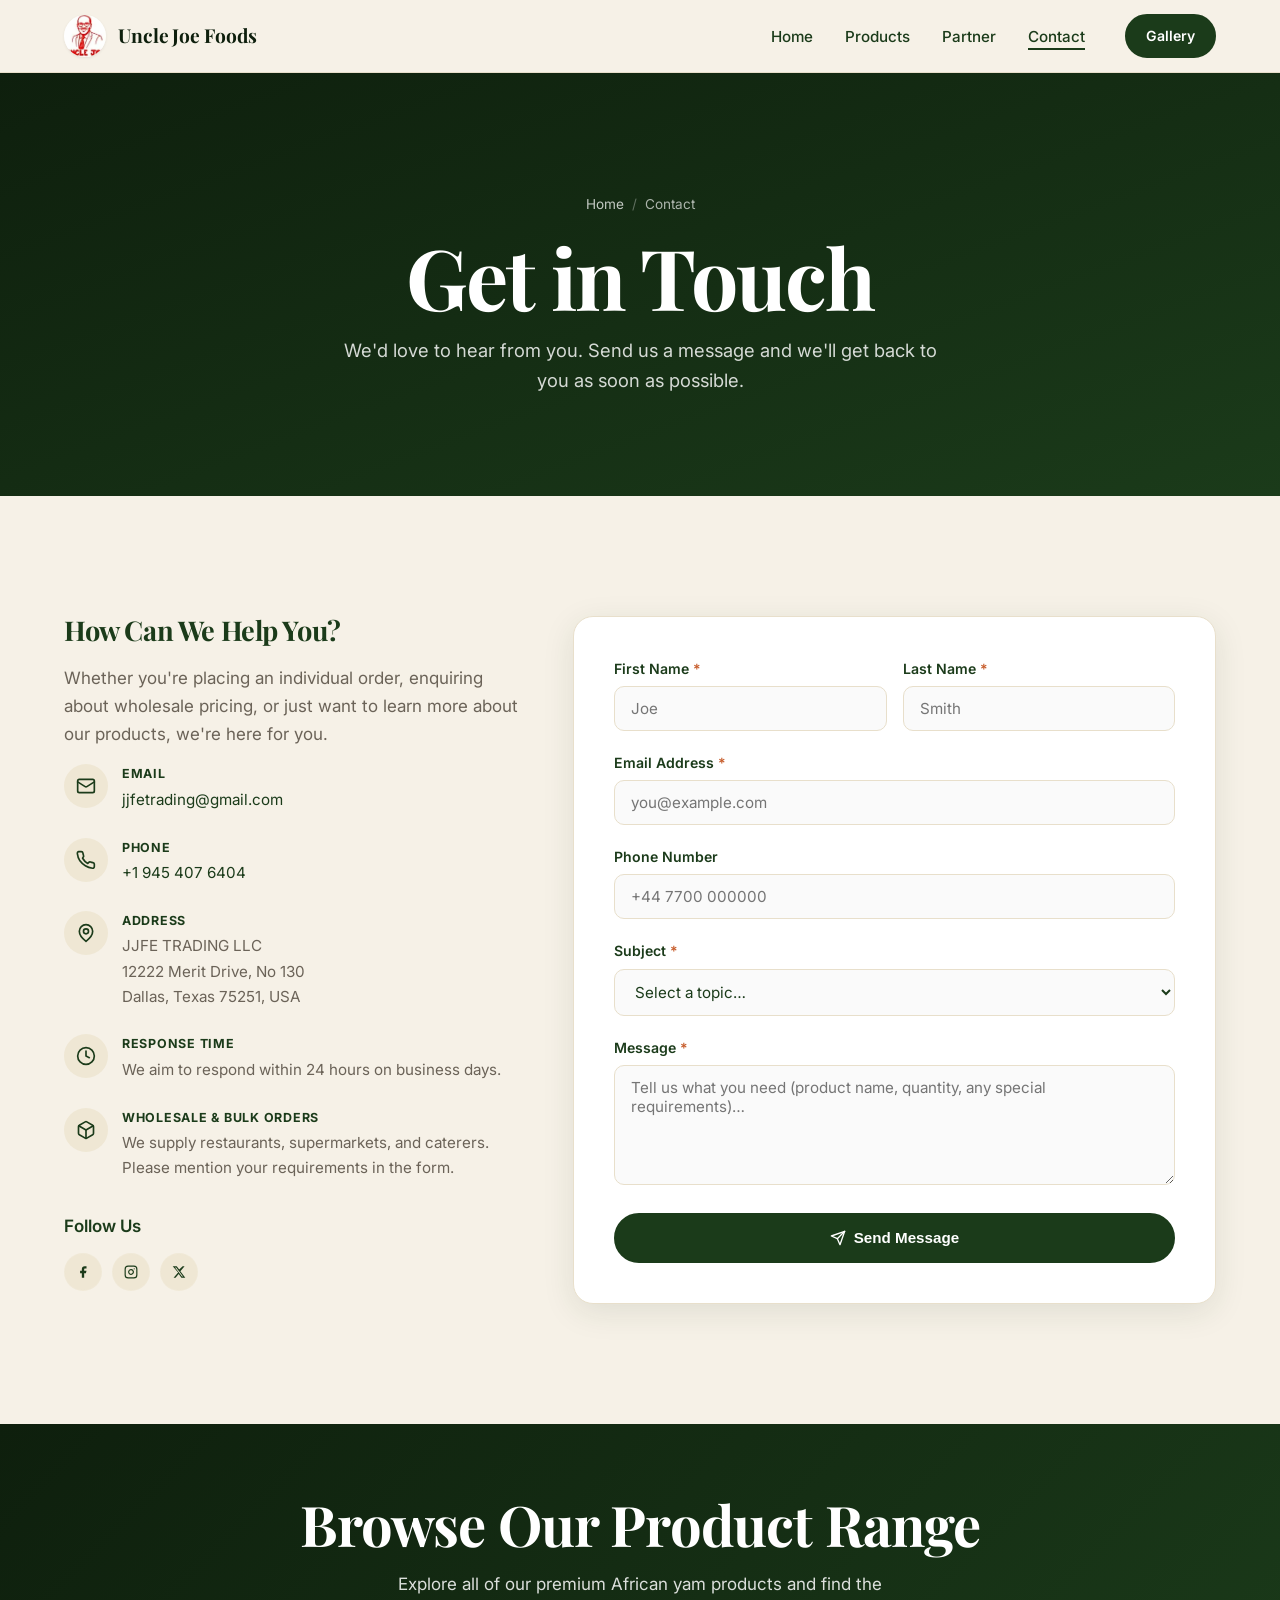
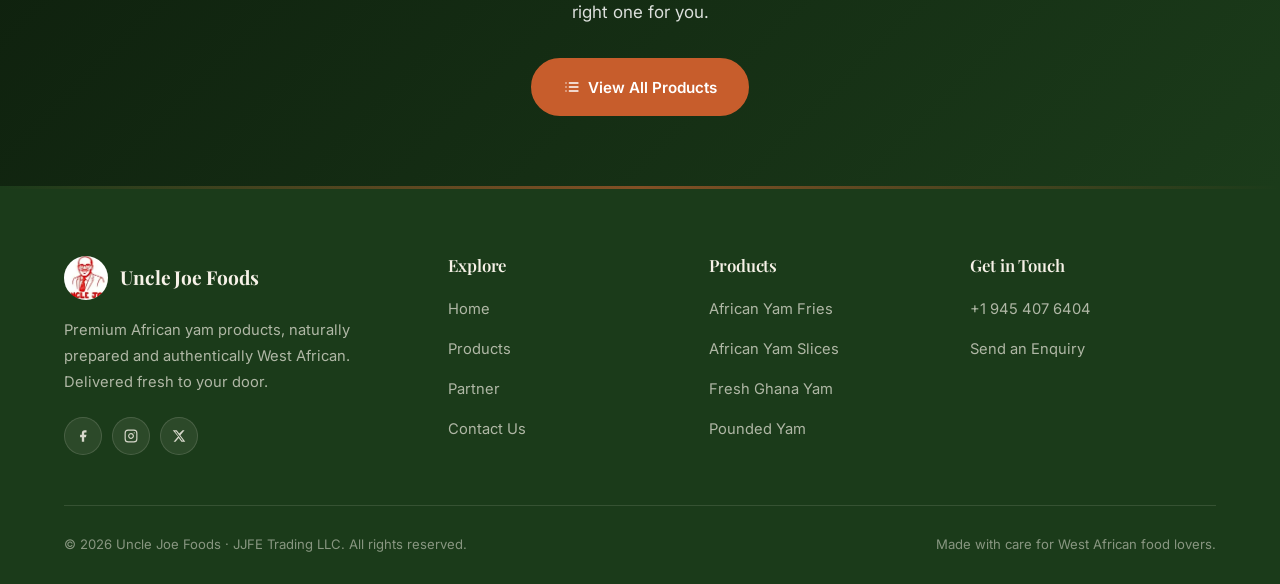
<file: contact.html>
﻿<!DOCTYPE html>
<html lang="en">
<head>
  <meta charset="UTF-8" />
  <meta name="viewport" content="width=device-width, initial-scale=1.0" />
  <title>Contact Us  |  Uncle Joe Foods</title>
  <meta name="description" content="Get in touch with Uncle Joe Foods to place an order, ask about our African yam products, or enquire about wholesale pricing." />

  <link rel="icon" type="image/webp" href="images/logo-nav.webp" />
  <link rel="alternate icon" type="image/jpeg" href="images/logo-nav.jpg" />
  <link rel="apple-touch-icon" href="images/logo.jpg" />
  <meta property="og:type" content="website" />
  <meta property="og:title" content="Contact Us | Uncle Joe Foods" />
  <meta property="og:description" content="Send us a message and we'll get back to you within 24 hours on business days." />
  <meta property="og:image" content="images/farm-photo.png" />
  <meta name="twitter:card" content="summary_large_image" />
  <meta name="theme-color" content="#2e7d32" />

  <link rel="preconnect" href="https://fonts.googleapis.com" />
  <link rel="preconnect" href="https://fonts.gstatic.com" crossorigin />
  <link href="https://fonts.googleapis.com/css2?family=Inter:wght@400;500;600;700&family=Playfair+Display:wght@600;700&display=swap" rel="stylesheet" />

  <link rel="stylesheet" href="css/style.css?v=2" />

  <style>
    /* ── Success message ── */
    .form-success {
      display: none;
      background: #e8f5e9;
      border: 1.5px solid var(--clr-primary);
      border-radius: var(--radius);
      padding: 16px 20px;
      color: var(--clr-primary-dk);
      font-weight: 600;
      margin-bottom: 20px;
      align-items: center;
      gap: 10px;
    }
    .form-success.show { display: flex; }

    .combo-banner {
      display: grid;
      grid-template-columns: 1fr 1fr;
      gap: 0;
    }
    @media(max-width:700px){ .combo-banner { grid-template-columns: 1fr; } }
  </style>
</head>
<body>

  <!-- ════════════════════ HEADER ════════════════════ -->
  <header class="site-header">
    <div class="container nav-inner">

      <a href="index.html" class="nav-logo" aria-label="Uncle Joe Foods Home">
        <picture>
          <source srcset="images/logo-nav.webp" type="image/webp" />
          <img src="images/logo-nav.jpg" alt="Uncle Joe Foods Logo" width="80" height="96" decoding="async" />
        </picture>
        <span class="nav-logo-text">Uncle Joe Foods</span>
      </a>

      <nav aria-label="Main navigation">
        <ul class="nav-links" id="navLinks">
          <li><a href="index.html">Home</a></li>
          <li><a href="products.html">Products</a></li>
          <li><a href="partner.html">Partner</a></li>
          <li><a href="contact.html" class="active">Contact</a></li>
          <li><a href="gallery.html" class="btn btn-primary">Gallery</a></li>
        </ul>
      </nav>

      <button class="nav-toggle" id="navToggle" aria-label="Toggle navigation" aria-expanded="false">
        <span></span><span></span><span></span>
      </button>

    </div>
  </header>


  <!-- ════════════════════ PAGE HERO ════════════════════ -->
  <section class="page-hero" aria-label="Contact hero">
    <div class="container">
      <nav class="breadcrumb" aria-label="Breadcrumb">
        <a href="index.html">Home</a>
        <span class="sep">/</span>
        <span>Contact</span>
      </nav>
      <h1>Get in Touch</h1>
      <p>We'd love to hear from you. Send us a message and we'll get back to you as soon as possible.</p>
    </div>
  </section>


  <!-- ════════════════════ CONTACT SECTION ════════════════════ -->
  <section class="section">
    <div class="container">
      <div class="contact-grid">

        <!-- ─── Info Side ─── -->
        <div class="contact-info reveal">
          <h3>How Can We Help You?</h3>
          <p>Whether you're placing an individual order, enquiring about wholesale pricing, or just want to learn more about our products, we're here for you.</p>

          <div class="contact-item">
            <div class="contact-item__icon"><svg xmlns="http://www.w3.org/2000/svg" width="20" height="20" viewBox="0 0 24 24" fill="none" stroke="currentColor" stroke-width="2" stroke-linecap="round" stroke-linejoin="round" aria-hidden="true"><rect width="20" height="16" x="2" y="4" rx="2"/><path d="m22 7-8.97 5.7a1.94 1.94 0 0 1-2.06 0L2 7"/></svg></div>
            <div>
              <p class="contact-item__label">Email</p>
              <p class="contact-item__value"><a href="mailto:jjfetrading@gmail.com" style="color:var(--clr-primary);">jjfetrading@gmail.com</a></p>
            </div>
          </div>

          <div class="contact-item">
            <div class="contact-item__icon"><svg xmlns="http://www.w3.org/2000/svg" width="20" height="20" viewBox="0 0 24 24" fill="none" stroke="currentColor" stroke-width="2" stroke-linecap="round" stroke-linejoin="round" aria-hidden="true"><path d="M22 16.92v3a2 2 0 0 1-2.18 2 19.79 19.79 0 0 1-8.63-3.07A19.5 19.5 0 0 1 4.69 13a19.79 19.79 0 0 1-3.07-8.67A2 2 0 0 1 3.34 2h3a2 2 0 0 1 2 1.72c.127.96.361 1.903.7 2.81a2 2 0 0 1-.45 2.11L7.91 9.91a16 16 0 0 0 6.18 6.18l1.27-1.27a2 2 0 0 1 2.11-.45c.907.339 1.85.573 2.81.7A2 2 0 0 1 22 16.92z"/></svg></div>
            <div>
              <p class="contact-item__label">Phone</p>
              <p class="contact-item__value"><a href="tel:+19454076404" style="color:var(--clr-primary);">+1 945 407 6404</a></p>
            </div>
          </div>

          <div class="contact-item">
            <div class="contact-item__icon"><svg xmlns="http://www.w3.org/2000/svg" width="20" height="20" viewBox="0 0 24 24" fill="none" stroke="currentColor" stroke-width="2" stroke-linecap="round" stroke-linejoin="round" aria-hidden="true"><path d="M20 10c0 6-8 12-8 12s-8-6-8-12a8 8 0 0 1 16 0Z"/><circle cx="12" cy="10" r="3"/></svg></div>
            <div>
              <p class="contact-item__label">Address</p>
              <p class="contact-item__value">JJFE TRADING LLC<br/>12222 Merit Drive, No 130<br/>Dallas, Texas 75251, USA</p>
            </div>
          </div>

          <div class="contact-item">
            <div class="contact-item__icon"><svg xmlns="http://www.w3.org/2000/svg" width="20" height="20" viewBox="0 0 24 24" fill="none" stroke="currentColor" stroke-width="2" stroke-linecap="round" stroke-linejoin="round" aria-hidden="true"><circle cx="12" cy="12" r="10"/><polyline points="12 6 12 12 16 14"/></svg></div>
            <div>
              <p class="contact-item__label">Response Time</p>
              <p class="contact-item__value">We aim to respond within 24 hours on business days.</p>
            </div>
          </div>

          <div class="contact-item">
            <div class="contact-item__icon"><svg xmlns="http://www.w3.org/2000/svg" width="20" height="20" viewBox="0 0 24 24" fill="none" stroke="currentColor" stroke-width="2" stroke-linecap="round" stroke-linejoin="round" aria-hidden="true"><path d="M21 16V8a2 2 0 0 0-1-1.73l-7-4a2 2 0 0 0-2 0l-7 4A2 2 0 0 0 3 8v8a2 2 0 0 0 1 1.73l7 4a2 2 0 0 0 2 0l7-4A2 2 0 0 0 21 16z"/><polyline points="3.27 6.96 12 12.01 20.73 6.96"/><line x1="12" x2="12" y1="22.08" y2="12"/></svg></div>
            <div>
              <p class="contact-item__label">Wholesale &amp; Bulk Orders</p>
              <p class="contact-item__value">We supply restaurants, supermarkets, and caterers. Please mention your requirements in the form.</p>
            </div>
          </div>

          <!-- Social -->
          <div style="margin-top: 2rem;">
            <p style="font-weight:600; color:var(--clr-text); margin-bottom:.8rem;">Follow Us</p>
            <div style="display:flex; gap:10px;">
              <a href="#" class="social-link" aria-label="Facebook" style="background:var(--clr-bg-light); color:var(--clr-primary);"><svg xmlns="http://www.w3.org/2000/svg" width="14" height="14" viewBox="0 0 24 24" fill="currentColor" aria-hidden="true"><path d="M18 2h-3a5 5 0 0 0-5 5v3H7v4h3v8h4v-8h3l1-4h-4V7a1 1 0 0 1 1-1h3z"/></svg></a>
              <a href="#" class="social-link" aria-label="Instagram" style="background:var(--clr-bg-light); color:var(--clr-primary);"><svg xmlns="http://www.w3.org/2000/svg" width="14" height="14" viewBox="0 0 24 24" fill="none" stroke="currentColor" stroke-width="2" stroke-linecap="round" stroke-linejoin="round" aria-hidden="true"><rect width="20" height="20" x="2" y="2" rx="5" ry="5"/><path d="M16 11.37A4 4 0 1 1 12.63 8 4 4 0 0 1 16 11.37z"/><line x1="17.5" x2="17.51" y1="6.5" y2="6.5"/></svg></a>
              <a href="#" class="social-link" aria-label="Twitter" style="background:var(--clr-bg-light); color:var(--clr-primary);"><svg xmlns="http://www.w3.org/2000/svg" width="14" height="14" viewBox="0 0 24 24" fill="currentColor" aria-hidden="true"><path d="M18.244 2.25h3.308l-7.227 8.26 8.502 11.24H16.17l-4.714-6.231-5.401 6.231H2.746l7.73-8.835L1.254 2.25H8.08l4.258 5.63 5.906-5.63Zm-1.161 17.52h1.833L7.084 4.126H5.117z"/></svg></a>
            </div>
          </div>
        </div>

        <!-- ─── Form Side ─── -->
        <div class="reveal">
          <form class="contact-form" id="contactForm" novalidate>

            <div class="form-success" id="formSuccess" role="alert">
              <svg xmlns="http://www.w3.org/2000/svg" width="16" height="16" viewBox="0 0 24 24" fill="none" stroke="currentColor" stroke-width="2" stroke-linecap="round" stroke-linejoin="round" aria-hidden="true"><path d="M22 11.08V12a10 10 0 1 1-5.93-9.14"/><path d="m9 11 3 3L22 4"/></svg>
              Thank you! Your message has been sent. We'll be in touch shortly.
            </div>

            <div class="form-row">
              <div class="form-group">
                <label for="firstName">First Name <span style="color:var(--clr-accent);">*</span></label>
                <input type="text" id="firstName" name="firstName" placeholder="Joe" required autocomplete="given-name" />
              </div>
              <div class="form-group">
                <label for="lastName">Last Name <span style="color:var(--clr-accent);">*</span></label>
                <input type="text" id="lastName" name="lastName" placeholder="Smith" required autocomplete="family-name" />
              </div>
            </div>

            <div class="form-group">
              <label for="email">Email Address <span style="color:var(--clr-accent);">*</span></label>
              <input type="email" id="email" name="email" placeholder="you@example.com" required autocomplete="email" />
            </div>

            <div class="form-group">
              <label for="phone">Phone Number</label>
              <input type="tel" id="phone" name="phone" placeholder="+44 7700 000000" autocomplete="tel" />
            </div>

            <div class="form-group">
              <label for="subject">Subject <span style="color:var(--clr-accent);">*</span></label>
              <select id="subject" name="subject" required>
                <option value="" disabled selected>Select a topic…</option>
                <option value="product-enquiry">Product Enquiry</option>
                <option value="order">Place an Order</option>
                <option value="wholesale">Wholesale / Bulk Order</option>
                <option value="delivery">Delivery Information</option>
                <option value="other">Other</option>
              </select>
            </div>

            <div class="form-group">
              <label for="message">Message <span style="color:var(--clr-accent);">*</span></label>
              <textarea id="message" name="message" placeholder="Tell us what you need (product name, quantity, any special requirements)…" required minlength="20"></textarea>
            </div>

            <button type="submit" class="btn btn-primary btn-magnetic" style="width:100%; justify-content:center;">
              <svg xmlns="http://www.w3.org/2000/svg" width="16" height="16" viewBox="0 0 24 24" fill="none" stroke="currentColor" stroke-width="2" stroke-linecap="round" stroke-linejoin="round" aria-hidden="true"><path d="m22 2-7 20-4-9-9-4Z"/><path d="M22 2 11 13"/></svg> Send Message
            </button>

          </form>
        </div>

      </div>
    </div>
  </section>


  <!-- ════════════════════ CTA ════════════════════ -->
  <section class="cta-banner" aria-label="Products call to action">
    <div class="container">
      <h2>Browse Our Product Range</h2>
      <p>Explore all of our premium African yam products and find the right one for you.</p>
      <div class="cta-banner__actions">
        <a href="products.html" class="btn btn-accent">
          <svg xmlns="http://www.w3.org/2000/svg" width="16" height="16" viewBox="0 0 24 24" fill="none" stroke="currentColor" stroke-width="2" stroke-linecap="round" stroke-linejoin="round" aria-hidden="true"><line x1="8" x2="21" y1="6" y2="6"/><line x1="8" x2="21" y1="12" y2="12"/><line x1="8" x2="21" y1="18" y2="18"/><line x1="3" x2="3.01" y1="6" y2="6"/><line x1="3" x2="3.01" y1="12" y2="12"/><line x1="3" x2="3.01" y1="18" y2="18"/></svg> View All Products
        </a>
      </div>
    </div>
  </section>


  <!-- ════════════════════ FOOTER ════════════════════ -->
  <footer class="site-footer" aria-label="Site footer">

    <div class="container">
      <div class="footer-grid">

        <div class="footer-brand">
          <a href="index.html" class="footer-logo" aria-label="Uncle Joe Foods Home">
            <picture>
              <source srcset="images/logo-nav.webp" type="image/webp" />
              <img src="images/logo-nav.jpg" alt="" width="80" height="96" loading="lazy" decoding="async" />
            </picture>
            <span>Uncle Joe Foods</span>
          </a>
          <p>Premium African yam products, naturally prepared and authentically West African. Delivered fresh to your door.</p>
          <div class="social-links">
            <a href="#" class="social-link" aria-label="Facebook"><svg xmlns="http://www.w3.org/2000/svg" width="14" height="14" viewBox="0 0 24 24" fill="currentColor" aria-hidden="true"><path d="M18 2h-3a5 5 0 0 0-5 5v3H7v4h3v8h4v-8h3l1-4h-4V7a1 1 0 0 1 1-1h3z"/></svg></a>
            <a href="#" class="social-link" aria-label="Instagram"><svg xmlns="http://www.w3.org/2000/svg" width="14" height="14" viewBox="0 0 24 24" fill="none" stroke="currentColor" stroke-width="2" stroke-linecap="round" stroke-linejoin="round" aria-hidden="true"><rect width="20" height="20" x="2" y="2" rx="5" ry="5"/><path d="M16 11.37A4 4 0 1 1 12.63 8 4 4 0 0 1 16 11.37z"/><line x1="17.5" x2="17.51" y1="6.5" y2="6.5"/></svg></a>
            <a href="#" class="social-link" aria-label="Twitter"><svg xmlns="http://www.w3.org/2000/svg" width="14" height="14" viewBox="0 0 24 24" fill="currentColor" aria-hidden="true"><path d="M18.244 2.25h3.308l-7.227 8.26 8.502 11.24H16.17l-4.714-6.231-5.401 6.231H2.746l7.73-8.835L1.254 2.25H8.08l4.258 5.63 5.906-5.63Zm-1.161 17.52h1.833L7.084 4.126H5.117z"/></svg></a>
          </div>
        </div>

        <div class="footer-col">
          <h4>Explore</h4>
          <ul>
            <li><a href="index.html">Home</a></li>
            <li><a href="products.html">Products</a></li>
            <li><a href="partner.html">Partner</a></li>
            <li><a href="contact.html">Contact Us</a></li>
          </ul>
        </div>

        <div class="footer-col">
          <h4>Products</h4>
          <ul>
            <li><a href="products.html">African Yam Fries</a></li>
            <li><a href="products.html">African Yam Slices</a></li>
            <li><a href="products.html">Fresh Ghana Yam</a></li>
            <li><a href="products.html">Pounded Yam</a></li>
          </ul>
        </div>

        <div class="footer-col">
          <h4>Get in Touch</h4>
          <ul>
          
            <li><a href="tel:+19454076404">+1 945 407 6404</a></li>
            <li><a href="contact.html">Send an Enquiry</a></li>
          </ul>
        </div>

      </div>

      <div class="footer-bottom">
        <span>© <span id="year"></span> Uncle Joe Foods · JJFE Trading LLC. All rights reserved.</span>
        <span>Made with care for West African food lovers.</span>
      </div>
    </div>
  </footer>

  <script src="js/main.js" defer></script>
</body>
</html>
</file>
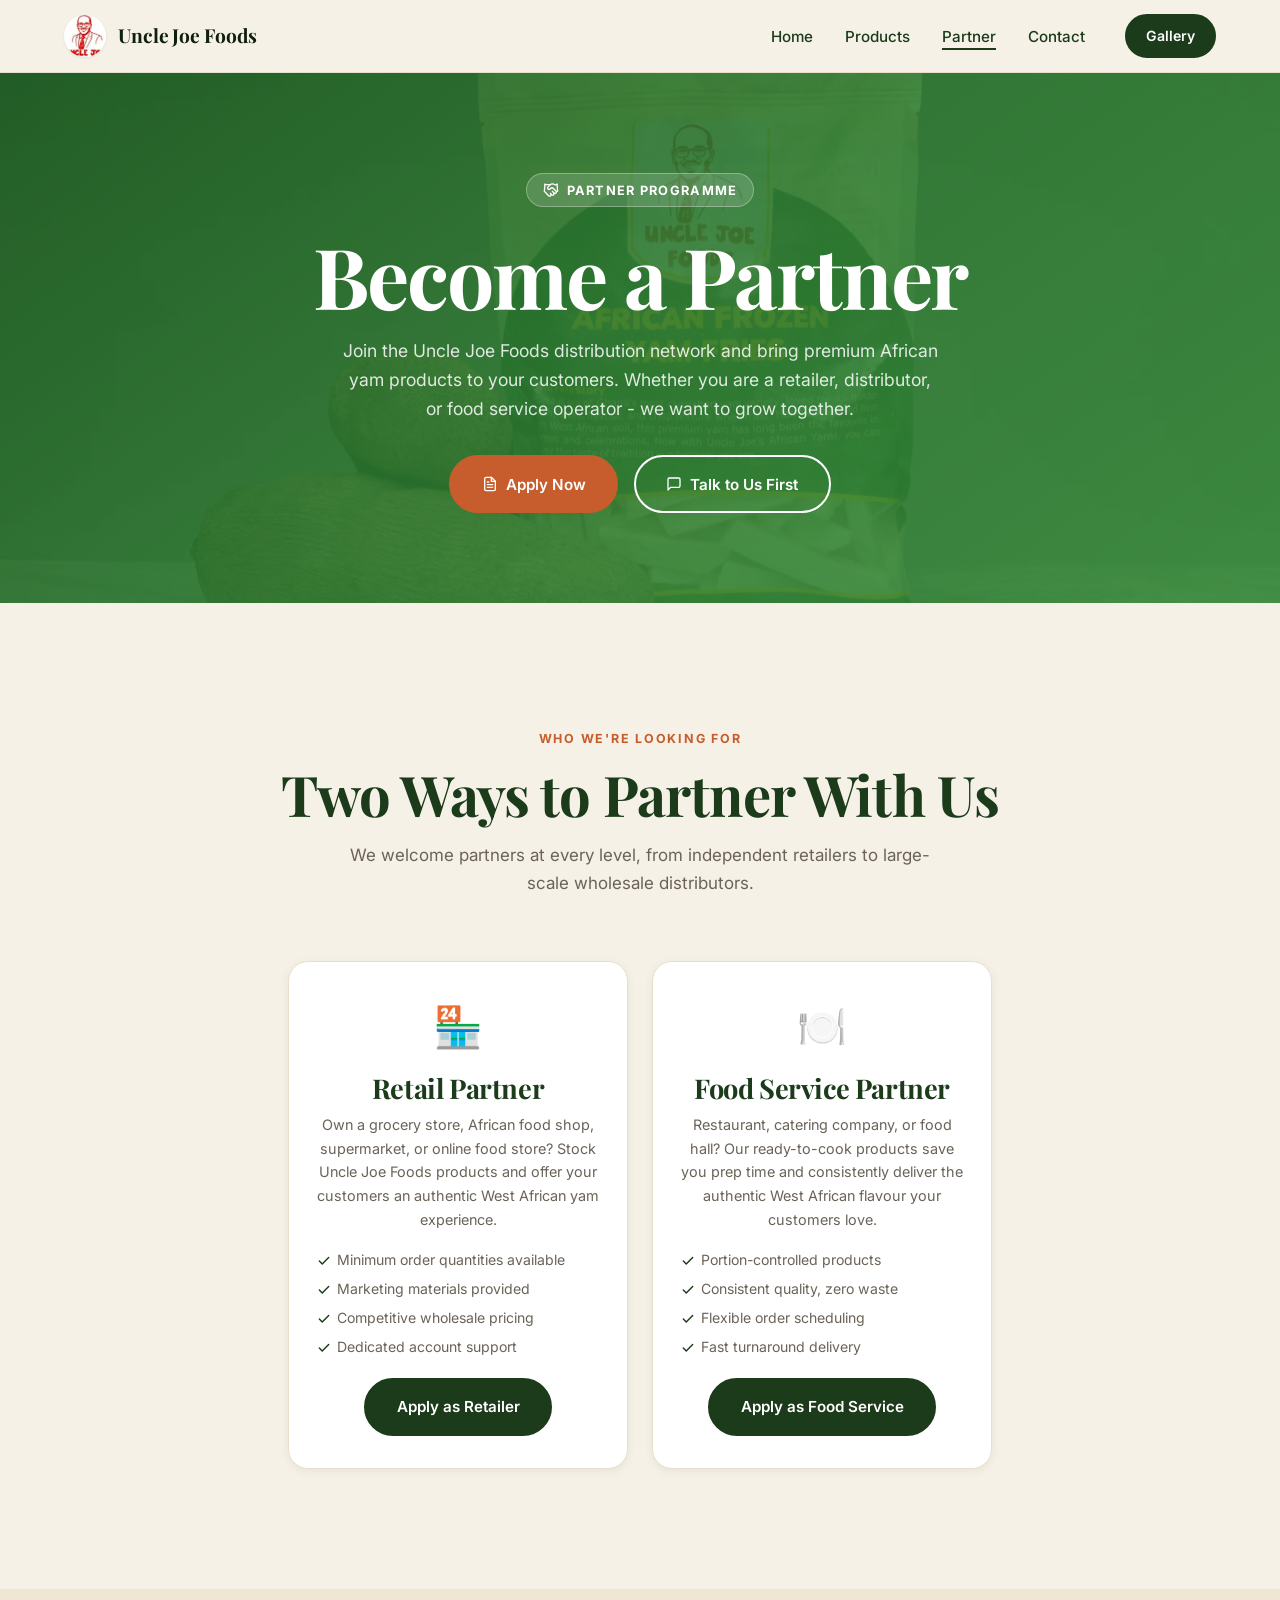
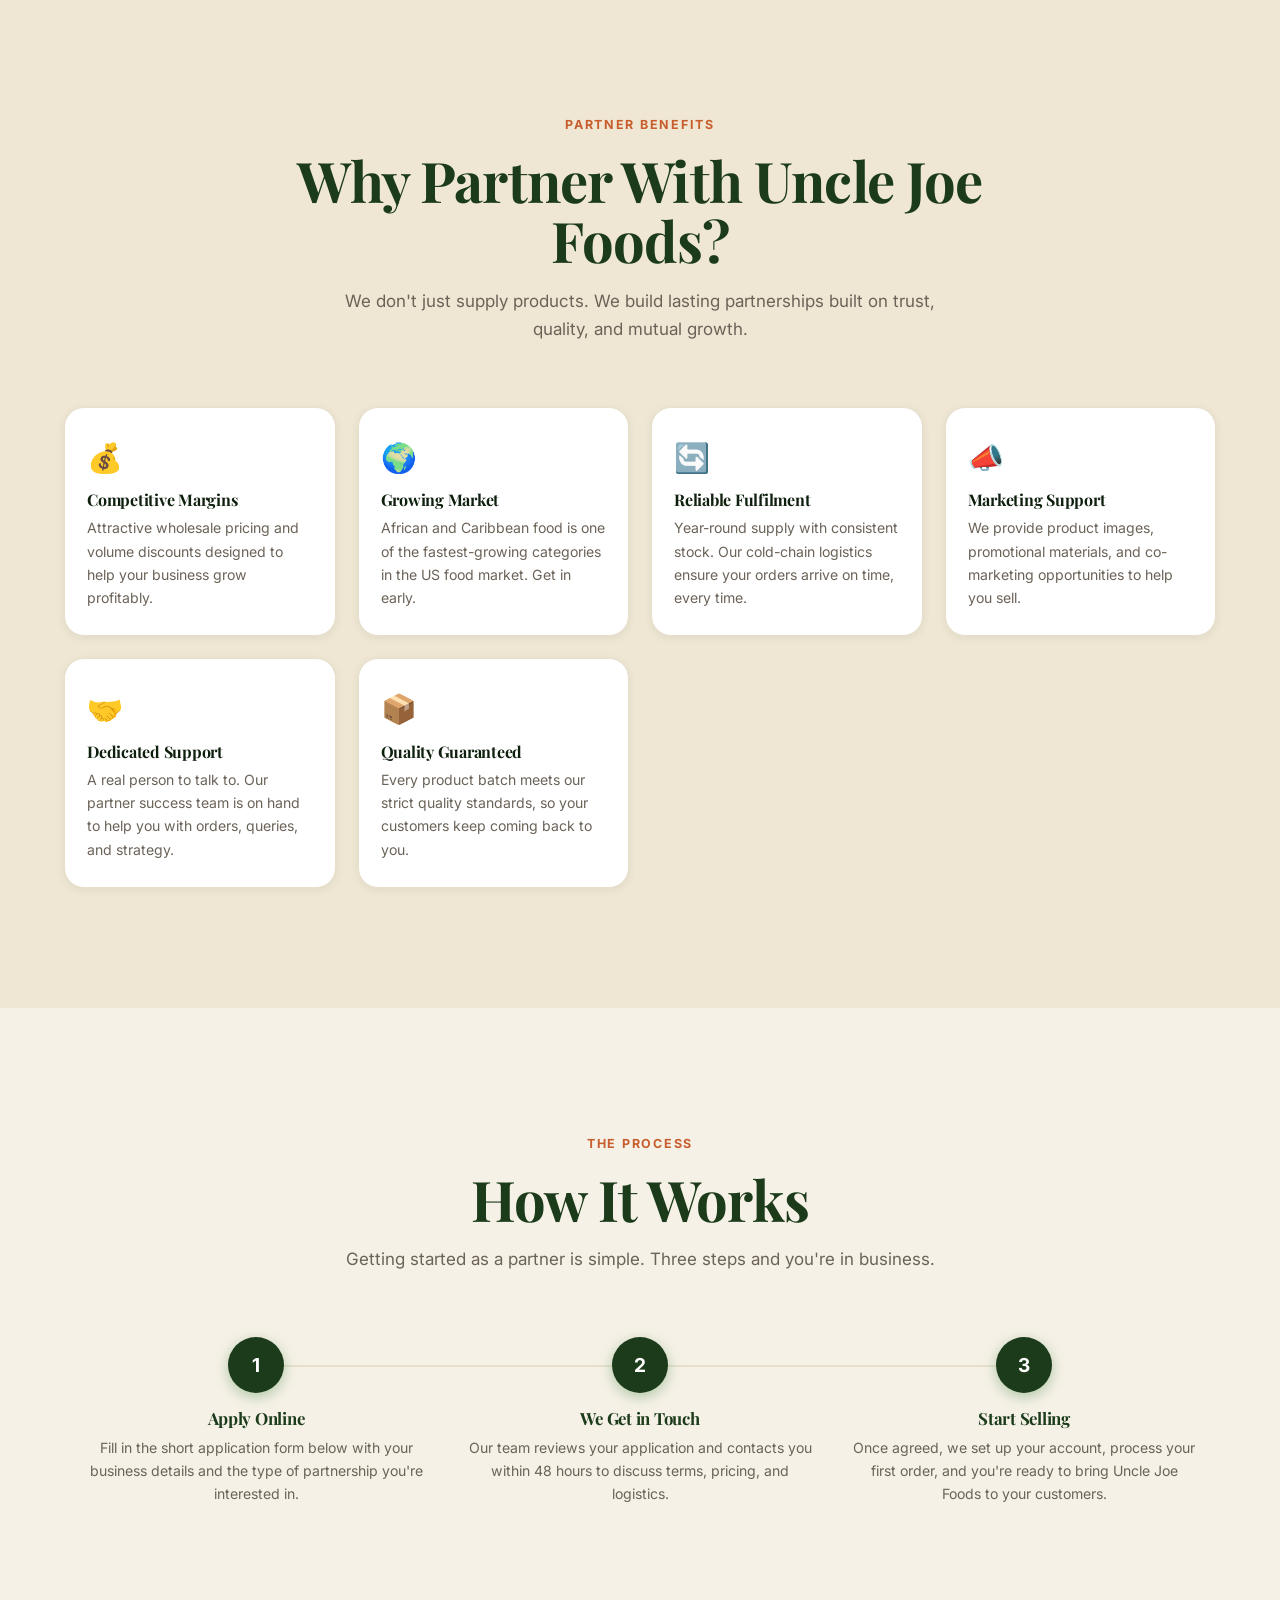
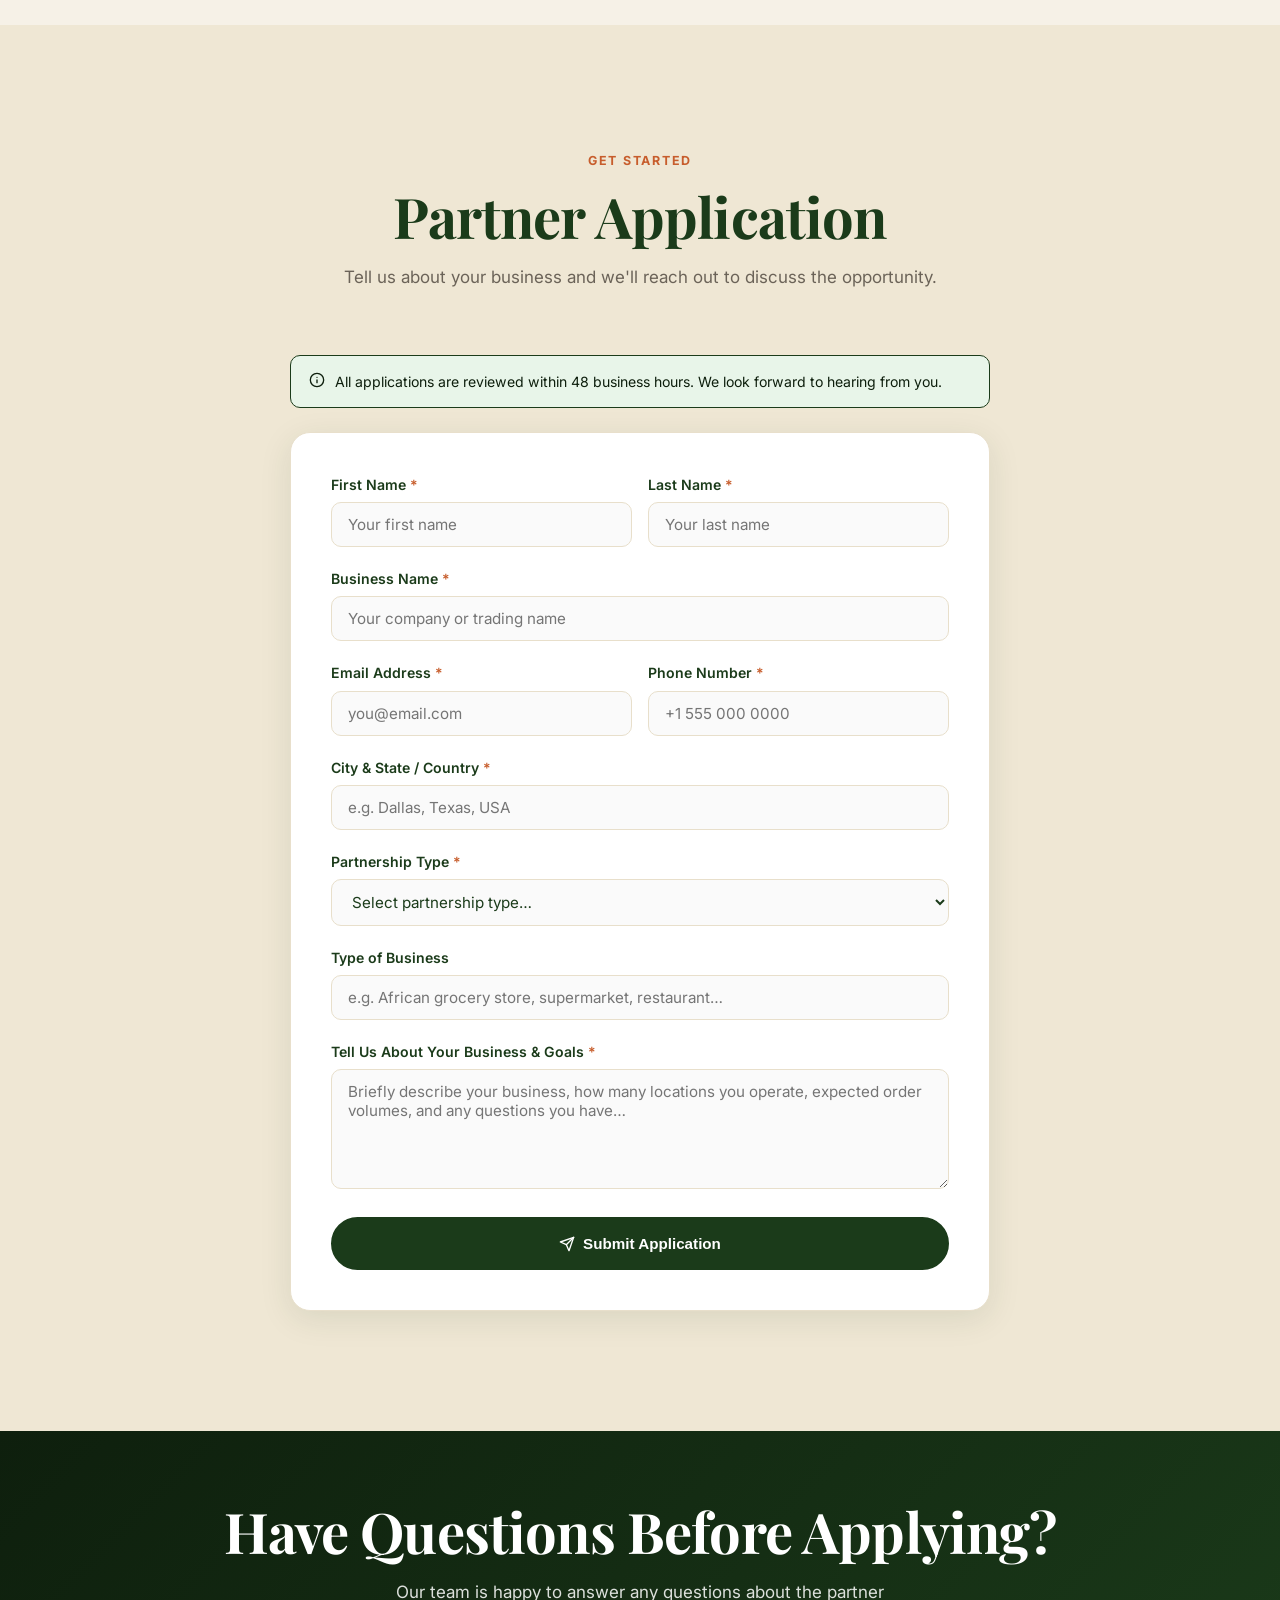
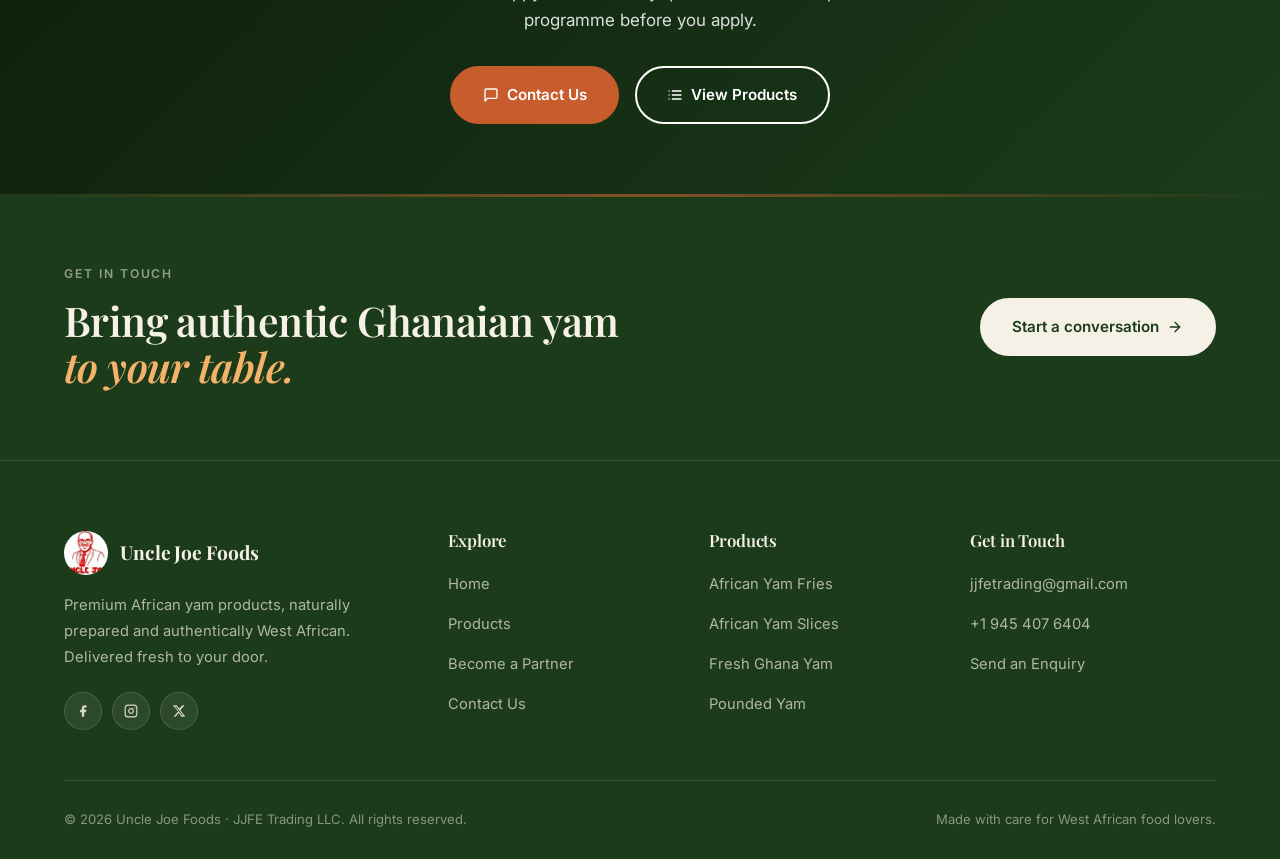
<file: partner.html>
﻿<!DOCTYPE html>
<html lang="en">
<head>
  <meta charset="UTF-8" />
  <meta name="viewport" content="width=device-width, initial-scale=1.0" />
  <title>Become a Partner  |  Uncle Joe Foods</title>
  <meta name="description" content="Join the Uncle Joe Foods distribution network. Become a retailer or wholesale distributor of premium African yam products in your area." />

  <link rel="icon" type="image/webp" href="images/logo-nav.webp" />
  <link rel="alternate icon" type="image/jpeg" href="images/logo-nav.jpg" />
  <link rel="apple-touch-icon" href="images/logo.jpg" />
  <meta property="og:type" content="website" />
  <meta property="og:title" content="Become a Partner | Uncle Joe Foods" />
  <meta property="og:description" content="Join the Uncle Joe Foods distribution network as a retailer, wholesale distributor, or food service partner." />
  <meta property="og:image" content="images/yam-fries-styled.jpg" />
  <meta name="twitter:card" content="summary_large_image" />
  <meta name="theme-color" content="#2e7d32" />

  <link rel="preconnect" href="https://fonts.googleapis.com" />
  <link rel="preconnect" href="https://fonts.gstatic.com" crossorigin />
  <link href="https://fonts.googleapis.com/css2?family=Inter:wght@400;500;600;700&family=Playfair+Display:wght@600;700&display=swap" rel="stylesheet" />

  <link rel="stylesheet" href="css/style.css?v=2" />

  <style>
    .partner-hero {
      position: relative;
      background: linear-gradient(145deg, #1b5e20 0%, #2e7d32 50%, #388e3c 100%);
      padding: 100px 0 90px;
      overflow: hidden;
      text-align: center;
      color: #fff;
    }
    .partner-hero::before {
      content: '';
      position: absolute;
      inset: 0;
      background: url('images/yam-fries-styled.jpg') center/cover no-repeat;
      background-image: image-set(url('images/yam-fries-styled.webp') type('image/webp'), url('images/yam-fries-styled.jpg') type('image/jpeg'));
      background-size: cover;
      background-position: center;
      opacity: .12;
    }
    .partner-hero .container { position: relative; z-index: 1; }
    .partner-hero h1 { color: #fff; margin-bottom: 1rem; }
    .partner-hero p  { color: rgba(255,255,255,.85); font-size: 1.1rem; max-width: 600px; margin-inline: auto 0; margin-inline: auto; margin-bottom: 2rem; }
    .partner-hero .hero-actions { justify-content: center; }

    .partner-badge {
      display: inline-flex;
      align-items: center;
      gap: 8px;
      background: rgba(255,255,255,.15);
      border: 1px solid rgba(255,255,255,.3);
      color: #fff;
      font-size: .8rem;
      font-weight: 700;
      letter-spacing: .1em;
      text-transform: uppercase;
      padding: .35rem 1rem;
      border-radius: 50px;
      margin-bottom: 1.4rem;
    }

    .perks-grid {
      display: grid;
      grid-template-columns: repeat(auto-fill, minmax(230px, 1fr));
      gap: 22px;
    }
    .perk-card {
      background: #fff;
      border-radius: var(--radius-lg);
      padding: 26px 22px;
      box-shadow: var(--shadow-sm);
      border: 1px solid var(--clr-border);
      transition: box-shadow var(--transition), transform var(--transition);
    }
    .perk-card:hover { box-shadow: var(--shadow-md); transform: translateY(-3px); }
    .perk-card__icon { font-size: 1.8rem; margin-bottom: 10px; }
    .perk-card h3 { font-size: 1rem; margin-bottom: .5rem; color: var(--clr-primary-dk); }
    .perk-card p  { font-size: .88rem; margin: 0; }

    .partner-form-section { background: var(--clr-bg-light); }
    .partner-form-wrap {
      max-width: 700px;
      margin-inline: auto;
    }
    .form-note {
      background: #e8f5e9;
      border: 1.5px solid var(--clr-primary);
      border-radius: var(--radius);
      padding: 14px 18px;
      font-size: .88rem;
      color: var(--clr-primary-dk);
      display: flex;
      align-items: flex-start;
      gap: 10px;
      margin-bottom: 24px;
    }
    .form-success-partner {
      display: none;
      background: #e8f5e9;
      border: 1.5px solid var(--clr-primary);
      border-radius: var(--radius);
      padding: 18px 22px;
      color: var(--clr-primary-dk);
      font-weight: 600;
      margin-bottom: 20px;
      align-items: center;
      gap: 10px;
    }
    .form-success-partner.show { display: flex; }
  </style>
</head>
<body>

  <!-- ════════════════════ HEADER ════════════════════ -->
  <header class="site-header">
    <div class="container nav-inner">

      <a href="index.html" class="nav-logo" aria-label="Uncle Joe Foods Home">
        <picture>
          <source srcset="images/logo-nav.webp" type="image/webp" />
          <img src="images/logo-nav.jpg" alt="Uncle Joe Foods Logo" width="80" height="96" decoding="async" />
        </picture>
        <span class="nav-logo-text">Uncle Joe Foods</span>
      </a>

      <nav aria-label="Main navigation">
        <ul class="nav-links" id="navLinks">
          <li><a href="index.html">Home</a></li>
          <li><a href="products.html">Products</a></li>
          <li><a href="partner.html" class="active">Partner</a></li>
          <li><a href="contact.html">Contact</a></li>
          <li><a href="gallery.html" class="btn btn-primary">Gallery</a></li>
        </ul>
      </nav>

      <button class="nav-toggle" id="navToggle" aria-label="Toggle navigation" aria-expanded="false">
        <span></span><span></span><span></span>
      </button>

    </div>
  </header>


  <!-- ════════════════════ HERO ════════════════════ -->
  <section class="partner-hero" aria-label="Partner programme hero">
    <div class="container">
      <div class="partner-badge"><svg xmlns="http://www.w3.org/2000/svg" width="16" height="16" viewBox="0 0 24 24" fill="none" stroke="currentColor" stroke-width="2" stroke-linecap="round" stroke-linejoin="round" aria-hidden="true"><path d="m11 17 2 2a1 1 0 1 0 3-3"/><path d="m14 14 2.5 2.5a1 1 0 1 0 3-3l-3.88-3.88a3 3 0 0 0-4.24 0l-.88.88a1 1 0 1 1-3-3l2.81-2.81a5.79 5.79 0 0 1 7.06-.87l.47.28a2 2 0 0 0 1.42.25L21 4"/><path d="m21 3 1 11h-2"/><path d="M3 3 2 14l6.5 6.5a1 1 0 1 0 3-3"/><path d="M3 4h8"/></svg> Partner Programme</div>
      <h1>Become a Partner</h1>
      <p>
        Join the Uncle Joe Foods distribution network and bring premium African yam products
        to your customers. Whether you are a retailer, distributor, or food service operator  - 
        we want to grow together.
      </p>
      <div class="hero-actions">
        <a href="#apply" class="btn btn-accent">
          <svg xmlns="http://www.w3.org/2000/svg" width="16" height="16" viewBox="0 0 24 24" fill="none" stroke="currentColor" stroke-width="2" stroke-linecap="round" stroke-linejoin="round" aria-hidden="true"><path d="M14 2H6a2 2 0 0 0-2 2v16a2 2 0 0 0 2 2h12a2 2 0 0 0 2-2V8z"/><polyline points="14 2 14 8 20 8"/><line x1="16" x2="8" y1="13" y2="13"/><line x1="16" x2="8" y1="17" y2="17"/><line x1="10" x2="8" y1="9" y2="9"/></svg> Apply Now
        </a>
        <a href="contact.html" class="btn btn-outline-white">
          <svg xmlns="http://www.w3.org/2000/svg" width="16" height="16" viewBox="0 0 24 24" fill="none" stroke="currentColor" stroke-width="2" stroke-linecap="round" stroke-linejoin="round" aria-hidden="true"><path d="M21 15a2 2 0 0 1-2 2H7l-4 4V5a2 2 0 0 1 2-2h14a2 2 0 0 1 2 2z"/></svg> Talk to Us First
        </a>
      </div>
    </div>
  </section>


  <!-- ════════════════════ PARTNER TYPES ════════════════════ -->
  <section class="section" aria-labelledby="types-heading">
    <div class="container">

      <div class="section-header">
        <span class="eyebrow">Who We're Looking For</span>
        <h2 id="types-heading">Two Ways to Partner With Us</h2>
        <p>We welcome partners at every level, from independent retailers to large-scale wholesale distributors.</p>
      </div>

      <div class="partner-types-grid">

        <div class="partner-type-card reveal">
          <div class="partner-type-card__icon">🏪</div>
          <h3>Retail Partner</h3>
          <p>Own a grocery store, African food shop, supermarket, or online food store? Stock Uncle Joe Foods products and offer your customers an authentic West African yam experience.</p>
          <ul style="text-align:left; margin-top:12px; display:flex; flex-direction:column; gap:6px; list-style:none;">
            <li style="font-size:.88rem; color:var(--clr-text-muted);"><svg xmlns="http://www.w3.org/2000/svg" width="14" height="14" viewBox="0 0 24 24" fill="none" stroke="currentColor" stroke-width="2.5" stroke-linecap="round" stroke-linejoin="round" aria-hidden="true" style="color:var(--clr-primary); margin-right:6px; flex-shrink:0; vertical-align:middle;"><path d="M20 6 9 17l-5-5"/></svg>Minimum order quantities available</li>
            <li style="font-size:.88rem; color:var(--clr-text-muted);"><svg xmlns="http://www.w3.org/2000/svg" width="14" height="14" viewBox="0 0 24 24" fill="none" stroke="currentColor" stroke-width="2.5" stroke-linecap="round" stroke-linejoin="round" aria-hidden="true" style="color:var(--clr-primary); margin-right:6px; flex-shrink:0; vertical-align:middle;"><path d="M20 6 9 17l-5-5"/></svg>Marketing materials provided</li>
            <li style="font-size:.88rem; color:var(--clr-text-muted);"><svg xmlns="http://www.w3.org/2000/svg" width="14" height="14" viewBox="0 0 24 24" fill="none" stroke="currentColor" stroke-width="2.5" stroke-linecap="round" stroke-linejoin="round" aria-hidden="true" style="color:var(--clr-primary); margin-right:6px; flex-shrink:0; vertical-align:middle;"><path d="M20 6 9 17l-5-5"/></svg>Competitive wholesale pricing</li>
            <li style="font-size:.88rem; color:var(--clr-text-muted);"><svg xmlns="http://www.w3.org/2000/svg" width="14" height="14" viewBox="0 0 24 24" fill="none" stroke="currentColor" stroke-width="2.5" stroke-linecap="round" stroke-linejoin="round" aria-hidden="true" style="color:var(--clr-primary); margin-right:6px; flex-shrink:0; vertical-align:middle;"><path d="M20 6 9 17l-5-5"/></svg>Dedicated account support</li>
          </ul>
          <a href="#apply" class="btn btn-primary">Apply as Retailer</a>
        </div>



        <div class="partner-type-card reveal">
          <div class="partner-type-card__icon">🍽️</div>
          <h3>Food Service Partner</h3>
          <p>Restaurant, catering company, or food hall? Our ready-to-cook products save you prep time and consistently deliver the authentic West African flavour your customers love.</p>
          <ul style="text-align:left; margin-top:12px; display:flex; flex-direction:column; gap:6px; list-style:none;">
            <li style="font-size:.88rem; color:var(--clr-text-muted);"><svg xmlns="http://www.w3.org/2000/svg" width="14" height="14" viewBox="0 0 24 24" fill="none" stroke="currentColor" stroke-width="2.5" stroke-linecap="round" stroke-linejoin="round" aria-hidden="true" style="color:var(--clr-primary); margin-right:6px; flex-shrink:0; vertical-align:middle;"><path d="M20 6 9 17l-5-5"/></svg>Portion-controlled products</li>
            <li style="font-size:.88rem; color:var(--clr-text-muted);"><svg xmlns="http://www.w3.org/2000/svg" width="14" height="14" viewBox="0 0 24 24" fill="none" stroke="currentColor" stroke-width="2.5" stroke-linecap="round" stroke-linejoin="round" aria-hidden="true" style="color:var(--clr-primary); margin-right:6px; flex-shrink:0; vertical-align:middle;"><path d="M20 6 9 17l-5-5"/></svg>Consistent quality, zero waste</li>
            <li style="font-size:.88rem; color:var(--clr-text-muted);"><svg xmlns="http://www.w3.org/2000/svg" width="14" height="14" viewBox="0 0 24 24" fill="none" stroke="currentColor" stroke-width="2.5" stroke-linecap="round" stroke-linejoin="round" aria-hidden="true" style="color:var(--clr-primary); margin-right:6px; flex-shrink:0; vertical-align:middle;"><path d="M20 6 9 17l-5-5"/></svg>Flexible order scheduling</li>
            <li style="font-size:.88rem; color:var(--clr-text-muted);"><svg xmlns="http://www.w3.org/2000/svg" width="14" height="14" viewBox="0 0 24 24" fill="none" stroke="currentColor" stroke-width="2.5" stroke-linecap="round" stroke-linejoin="round" aria-hidden="true" style="color:var(--clr-primary); margin-right:6px; flex-shrink:0; vertical-align:middle;"><path d="M20 6 9 17l-5-5"/></svg>Fast turnaround delivery</li>
          </ul>
          <a href="#apply" class="btn btn-primary">Apply as Food Service</a>
        </div>

      </div>
    </div>
  </section>


  <!-- ════════════════════ PERKS ════════════════════ -->
  <section class="section section--light" aria-labelledby="perks-heading">
    <div class="container">

      <div class="section-header">
        <span class="eyebrow">Partner Benefits</span>
        <h2 id="perks-heading">Why Partner With Uncle Joe Foods?</h2>
        <p>We don't just supply products. We build lasting partnerships built on trust, quality, and mutual growth.</p>
      </div>

      <div class="perks-grid">

        <div class="perk-card reveal">
          <div class="perk-card__icon">💰</div>
          <h3>Competitive Margins</h3>
          <p>Attractive wholesale pricing and volume discounts designed to help your business grow profitably.</p>
        </div>

        <div class="perk-card reveal">
          <div class="perk-card__icon">🌍</div>
          <h3>Growing Market</h3>
          <p>African and Caribbean food is one of the fastest-growing categories in the US food market. Get in early.</p>
        </div>

        <div class="perk-card reveal">
          <div class="perk-card__icon">🔄</div>
          <h3>Reliable Fulfilment</h3>
          <p>Year-round supply with consistent stock. Our cold-chain logistics ensure your orders arrive on time, every time.</p>
        </div>

        <div class="perk-card reveal">
          <div class="perk-card__icon">📣</div>
          <h3>Marketing Support</h3>
          <p>We provide product images, promotional materials, and co-marketing opportunities to help you sell.</p>
        </div>

        <div class="perk-card reveal">
          <div class="perk-card__icon">🤝</div>
          <h3>Dedicated Support</h3>
          <p>A real person to talk to. Our partner success team is on hand to help you with orders, queries, and strategy.</p>
        </div>

        <div class="perk-card reveal">
          <div class="perk-card__icon">📦</div>
          <h3>Quality Guaranteed</h3>
          <p>Every product batch meets our strict quality standards, so your customers keep coming back to you.</p>
        </div>

      </div>
    </div>
  </section>


  <!-- ════════════════════ HOW IT WORKS ════════════════════ -->
  <section class="section" aria-labelledby="how-heading">
    <div class="container">

      <div class="section-header">
        <span class="eyebrow">The Process</span>
        <h2 id="how-heading">How It Works</h2>
        <p>Getting started as a partner is simple. Three steps and you're in business.</p>
      </div>

      <div class="steps-grid">

        <div class="step-card reveal">
          <div class="step-card__number">1</div>
          <h3>Apply Online</h3>
          <p>Fill in the short application form below with your business details and the type of partnership you're interested in.</p>
        </div>

        <div class="step-card reveal">
          <div class="step-card__number">2</div>
          <h3>We Get in Touch</h3>
          <p>Our team reviews your application and contacts you within 48 hours to discuss terms, pricing, and logistics.</p>
        </div>

        <div class="step-card reveal">
          <div class="step-card__number">3</div>
          <h3>Start Selling</h3>
          <p>Once agreed, we set up your account, process your first order, and you're ready to bring Uncle Joe Foods to your customers.</p>
        </div>

      </div>
    </div>
  </section>


  <!-- ════════════════════ APPLICATION FORM ════════════════════ -->
  <section class="section partner-form-section" id="apply" aria-labelledby="apply-heading">
    <div class="container">

      <div class="section-header">
        <span class="eyebrow">Get Started</span>
        <h2 id="apply-heading">Partner Application</h2>
        <p>Tell us about your business and we'll reach out to discuss the opportunity.</p>
      </div>

      <div class="partner-form-wrap">

        <div class="form-note">
          <svg xmlns="http://www.w3.org/2000/svg" width="16" height="16" viewBox="0 0 24 24" fill="none" stroke="currentColor" stroke-width="2" stroke-linecap="round" stroke-linejoin="round" aria-hidden="true" style="flex-shrink:0; margin-top:2px;"><circle cx="12" cy="12" r="10"/><path d="M12 16v-4"/><path d="M12 8h.01"/></svg>
          <span>All applications are reviewed within 48 business hours. We look forward to hearing from you.</span>
        </div>

        <form class="contact-form" id="partnerForm" novalidate>

          <div class="form-success-partner" id="partnerSuccess" role="alert">
            <svg xmlns="http://www.w3.org/2000/svg" width="16" height="16" viewBox="0 0 24 24" fill="none" stroke="currentColor" stroke-width="2" stroke-linecap="round" stroke-linejoin="round" aria-hidden="true"><path d="M22 11.08V12a10 10 0 1 1-5.93-9.14"/><path d="m9 11 3 3L22 4"/></svg>
            Thank you for applying! We'll review your application and be in touch within 48 hours.
          </div>

          <div class="form-row">
            <div class="form-group">
              <label for="pFirstName">First Name <span style="color:var(--clr-accent);">*</span></label>
              <input type="text" id="pFirstName" name="firstName" placeholder="Your first name" required autocomplete="given-name" />
            </div>
            <div class="form-group">
              <label for="pLastName">Last Name <span style="color:var(--clr-accent);">*</span></label>
              <input type="text" id="pLastName" name="lastName" placeholder="Your last name" required autocomplete="family-name" />
            </div>
          </div>

          <div class="form-group">
            <label for="pBusinessName">Business Name <span style="color:var(--clr-accent);">*</span></label>
            <input type="text" id="pBusinessName" name="businessName" placeholder="Your company or trading name" required />
          </div>

          <div class="form-row">
            <div class="form-group">
              <label for="pEmail">Email Address <span style="color:var(--clr-accent);">*</span></label>
              <input type="email" id="pEmail" name="email" placeholder="you@email.com" required autocomplete="email" />
            </div>
            <div class="form-group">
              <label for="pPhone">Phone Number <span style="color:var(--clr-accent);">*</span></label>
              <input type="tel" id="pPhone" name="phone" placeholder="+1 555 000 0000" required autocomplete="tel" />
            </div>
          </div>

          <div class="form-group">
            <label for="pLocation">City &amp; State / Country <span style="color:var(--clr-accent);">*</span></label>
            <input type="text" id="pLocation" name="location" placeholder="e.g. Dallas, Texas, USA" required />
          </div>

          <div class="form-group">
            <label for="pPartnerType">Partnership Type <span style="color:var(--clr-accent);">*</span></label>
            <select id="pPartnerType" name="partnerType" required>
              <option value="" disabled selected>Select partnership type…</option>
              <option value="retail">Retail Partner</option>
              <option value="food-service">Food Service Partner</option>
              <option value="other">Other</option>
            </select>
          </div>

          <div class="form-group">
            <label for="pBusinessType">Type of Business</label>
            <input type="text" id="pBusinessType" name="businessType" placeholder="e.g. African grocery store, supermarket, restaurant…" />
          </div>

          <div class="form-group">
            <label for="pMessage">Tell Us About Your Business &amp; Goals <span style="color:var(--clr-accent);">*</span></label>
            <textarea id="pMessage" name="message" placeholder="Briefly describe your business, how many locations you operate, expected order volumes, and any questions you have…" required minlength="20"></textarea>
          </div>

          <button type="submit" class="btn btn-primary btn-magnetic" style="width:100%; justify-content:center; padding: 1rem;">
            <svg xmlns="http://www.w3.org/2000/svg" width="16" height="16" viewBox="0 0 24 24" fill="none" stroke="currentColor" stroke-width="2" stroke-linecap="round" stroke-linejoin="round" aria-hidden="true"><path d="m22 2-7 20-4-9-9-4Z"/><path d="M22 2 11 13"/></svg> Submit Application
          </button>

        </form>
      </div>
    </div>
  </section>


  <!-- ════════════════════ CTA ════════════════════ -->
  <section class="cta-banner" aria-label="Contact CTA">
    <div class="container">
      <h2>Have Questions Before Applying?</h2>
      <p>Our team is happy to answer any questions about the partner programme before you apply.</p>
      <div class="cta-banner__actions">
        <a href="contact.html" class="btn btn-accent">
          <svg xmlns="http://www.w3.org/2000/svg" width="16" height="16" viewBox="0 0 24 24" fill="none" stroke="currentColor" stroke-width="2" stroke-linecap="round" stroke-linejoin="round" aria-hidden="true"><path d="M21 15a2 2 0 0 1-2 2H7l-4 4V5a2 2 0 0 1 2-2h14a2 2 0 0 1 2 2z"/></svg> Contact Us
        </a>
        <a href="products.html" class="btn btn-outline-white">
          <svg xmlns="http://www.w3.org/2000/svg" width="16" height="16" viewBox="0 0 24 24" fill="none" stroke="currentColor" stroke-width="2" stroke-linecap="round" stroke-linejoin="round" aria-hidden="true"><line x1="8" x2="21" y1="6" y2="6"/><line x1="8" x2="21" y1="12" y2="12"/><line x1="8" x2="21" y1="18" y2="18"/><line x1="3" x2="3.01" y1="6" y2="6"/><line x1="3" x2="3.01" y1="12" y2="12"/><line x1="3" x2="3.01" y1="18" y2="18"/></svg> View Products
        </a>
      </div>
    </div>
  </section>


  <!-- ════════════════════ FOOTER ════════════════════ -->
  <footer class="site-footer" aria-label="Site footer">

    <!-- CTA strip -->
    <div class="footer-cta">
      <div class="container footer-cta__inner">
        <div>
          <p class="footer-cta__eyebrow">Get in touch</p>
          <h2 class="footer-cta__title">Bring authentic Ghanaian yam<br/><em>to your table.</em></h2>
        </div>
        <a href="contact.html" class="btn btn-primary btn-magnetic">
          Start a conversation
          <svg xmlns="http://www.w3.org/2000/svg" width="16" height="16" viewBox="0 0 24 24" fill="none" stroke="currentColor" stroke-width="2" stroke-linecap="round" stroke-linejoin="round" aria-hidden="true"><path d="M5 12h14"/><path d="m12 5 7 7-7 7"/></svg>
        </a>
      </div>
    </div>

    <div class="container">
      <div class="footer-grid">

        <div class="footer-brand">
          <a href="index.html" class="footer-logo" aria-label="Uncle Joe Foods Home">
            <picture>
              <source srcset="images/logo-nav.webp" type="image/webp" />
              <img src="images/logo-nav.jpg" alt="" width="80" height="96" loading="lazy" decoding="async" />
            </picture>
            <span>Uncle Joe Foods</span>
          </a>
          <p>Premium African yam products, naturally prepared and authentically West African. Delivered fresh to your door.</p>
          <div class="social-links">
            <a href="#" class="social-link" aria-label="Facebook"><svg xmlns="http://www.w3.org/2000/svg" width="14" height="14" viewBox="0 0 24 24" fill="currentColor" aria-hidden="true"><path d="M18 2h-3a5 5 0 0 0-5 5v3H7v4h3v8h4v-8h3l1-4h-4V7a1 1 0 0 1 1-1h3z"/></svg></a>
            <a href="#" class="social-link" aria-label="Instagram"><svg xmlns="http://www.w3.org/2000/svg" width="14" height="14" viewBox="0 0 24 24" fill="none" stroke="currentColor" stroke-width="2" stroke-linecap="round" stroke-linejoin="round" aria-hidden="true"><rect width="20" height="20" x="2" y="2" rx="5" ry="5"/><path d="M16 11.37A4 4 0 1 1 12.63 8 4 4 0 0 1 16 11.37z"/><line x1="17.5" x2="17.51" y1="6.5" y2="6.5"/></svg></a>
            <a href="#" class="social-link" aria-label="Twitter"><svg xmlns="http://www.w3.org/2000/svg" width="14" height="14" viewBox="0 0 24 24" fill="currentColor" aria-hidden="true"><path d="M18.244 2.25h3.308l-7.227 8.26 8.502 11.24H16.17l-4.714-6.231-5.401 6.231H2.746l7.73-8.835L1.254 2.25H8.08l4.258 5.63 5.906-5.63Zm-1.161 17.52h1.833L7.084 4.126H5.117z"/></svg></a>
          </div>
        </div>

        <div class="footer-col">
          <h4>Explore</h4>
          <ul>
            <li><a href="index.html">Home</a></li>
            <li><a href="products.html">Products</a></li>
            <li><a href="partner.html">Become a Partner</a></li>
            <li><a href="contact.html">Contact Us</a></li>
          </ul>
        </div>

        <div class="footer-col">
          <h4>Products</h4>
          <ul>
            <li><a href="products.html">African Yam Fries</a></li>
            <li><a href="products.html">African Yam Slices</a></li>
            <li><a href="products.html">Fresh Ghana Yam</a></li>
            <li><a href="products.html">Pounded Yam</a></li>
          </ul>
        </div>

        <div class="footer-col">
          <h4>Get in Touch</h4>
          <ul>
            <li><a href="mailto:jjfetrading@gmail.com">jjfetrading@gmail.com</a></li>
            <li><a href="tel:+19454076404">+1 945 407 6404</a></li>
            <li><a href="contact.html">Send an Enquiry</a></li>
          </ul>
        </div>

      </div>

      <div class="footer-bottom">
        <span>© <span id="year"></span> Uncle Joe Foods · JJFE Trading LLC. All rights reserved.</span>
        <span>Made with care for West African food lovers.</span>
      </div>
    </div>
  </footer>

  <script src="js/main.js" defer></script>
</body>
</html>
</file>
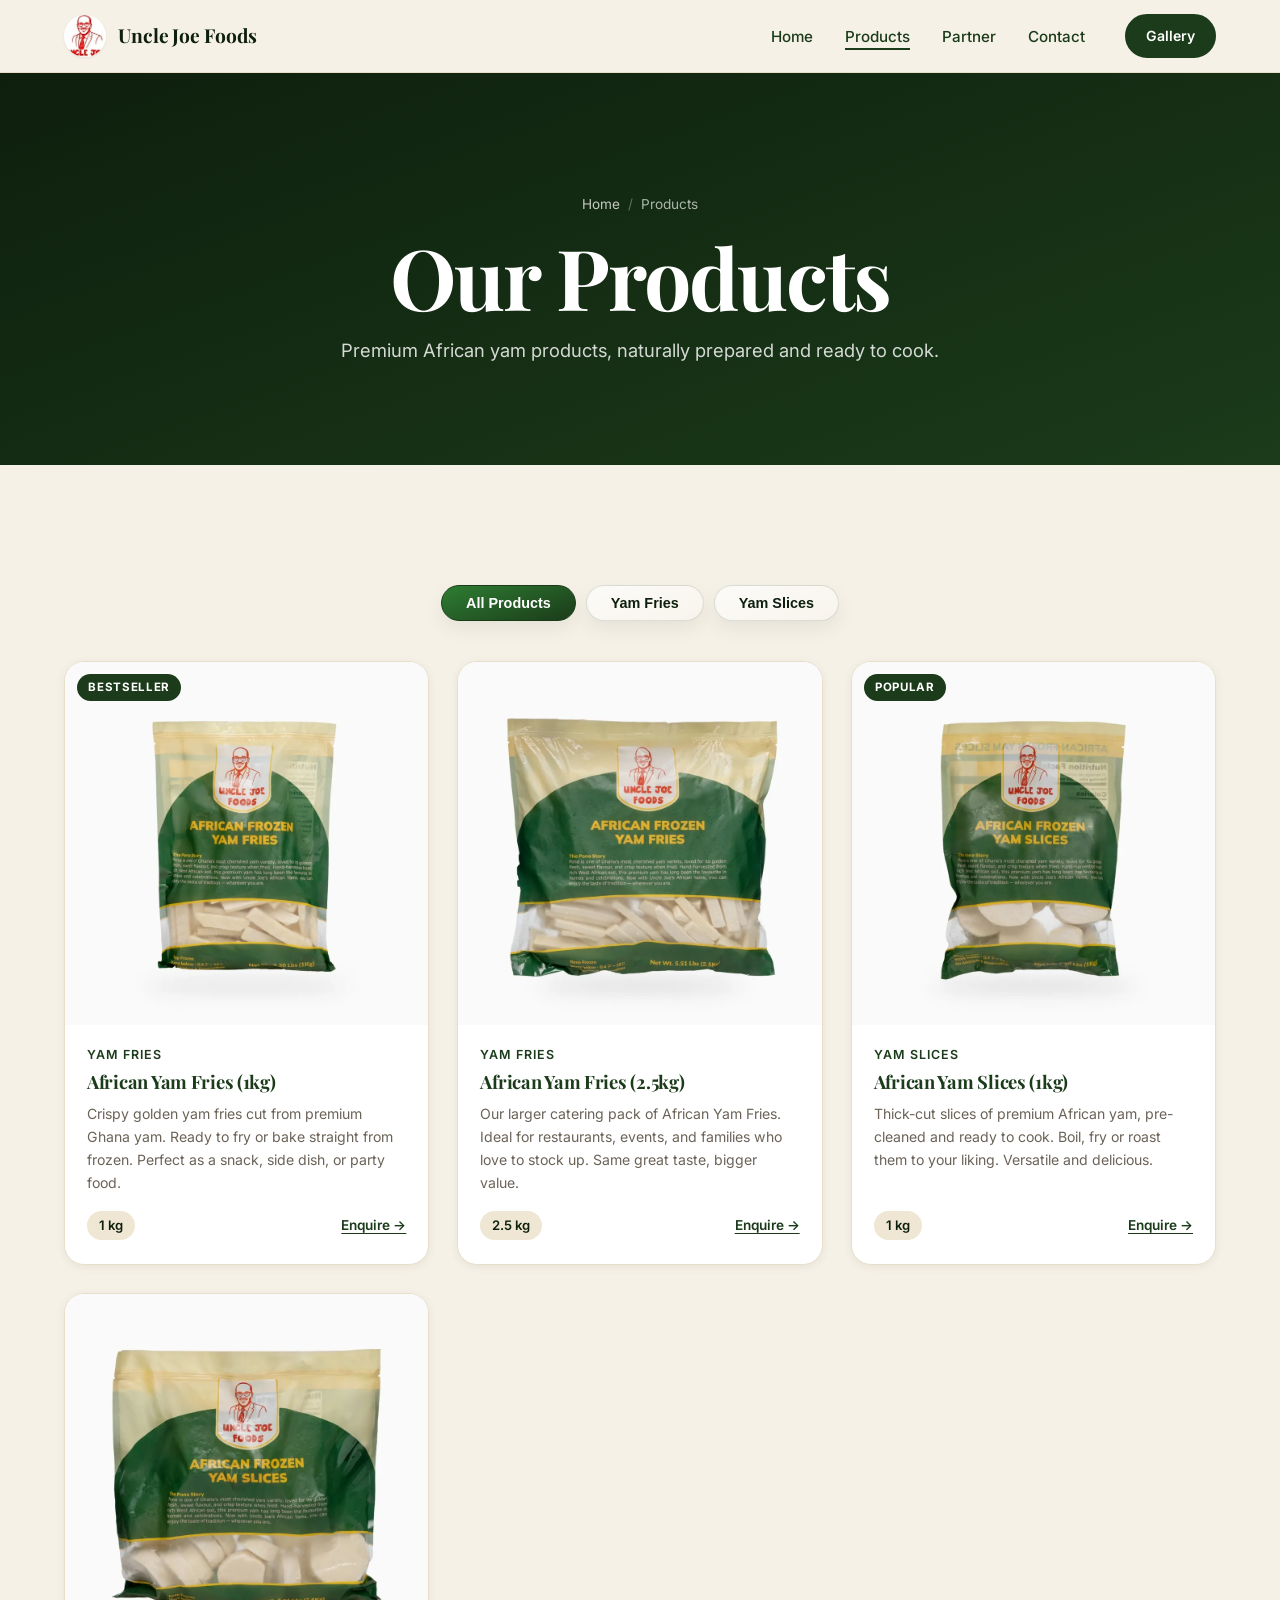
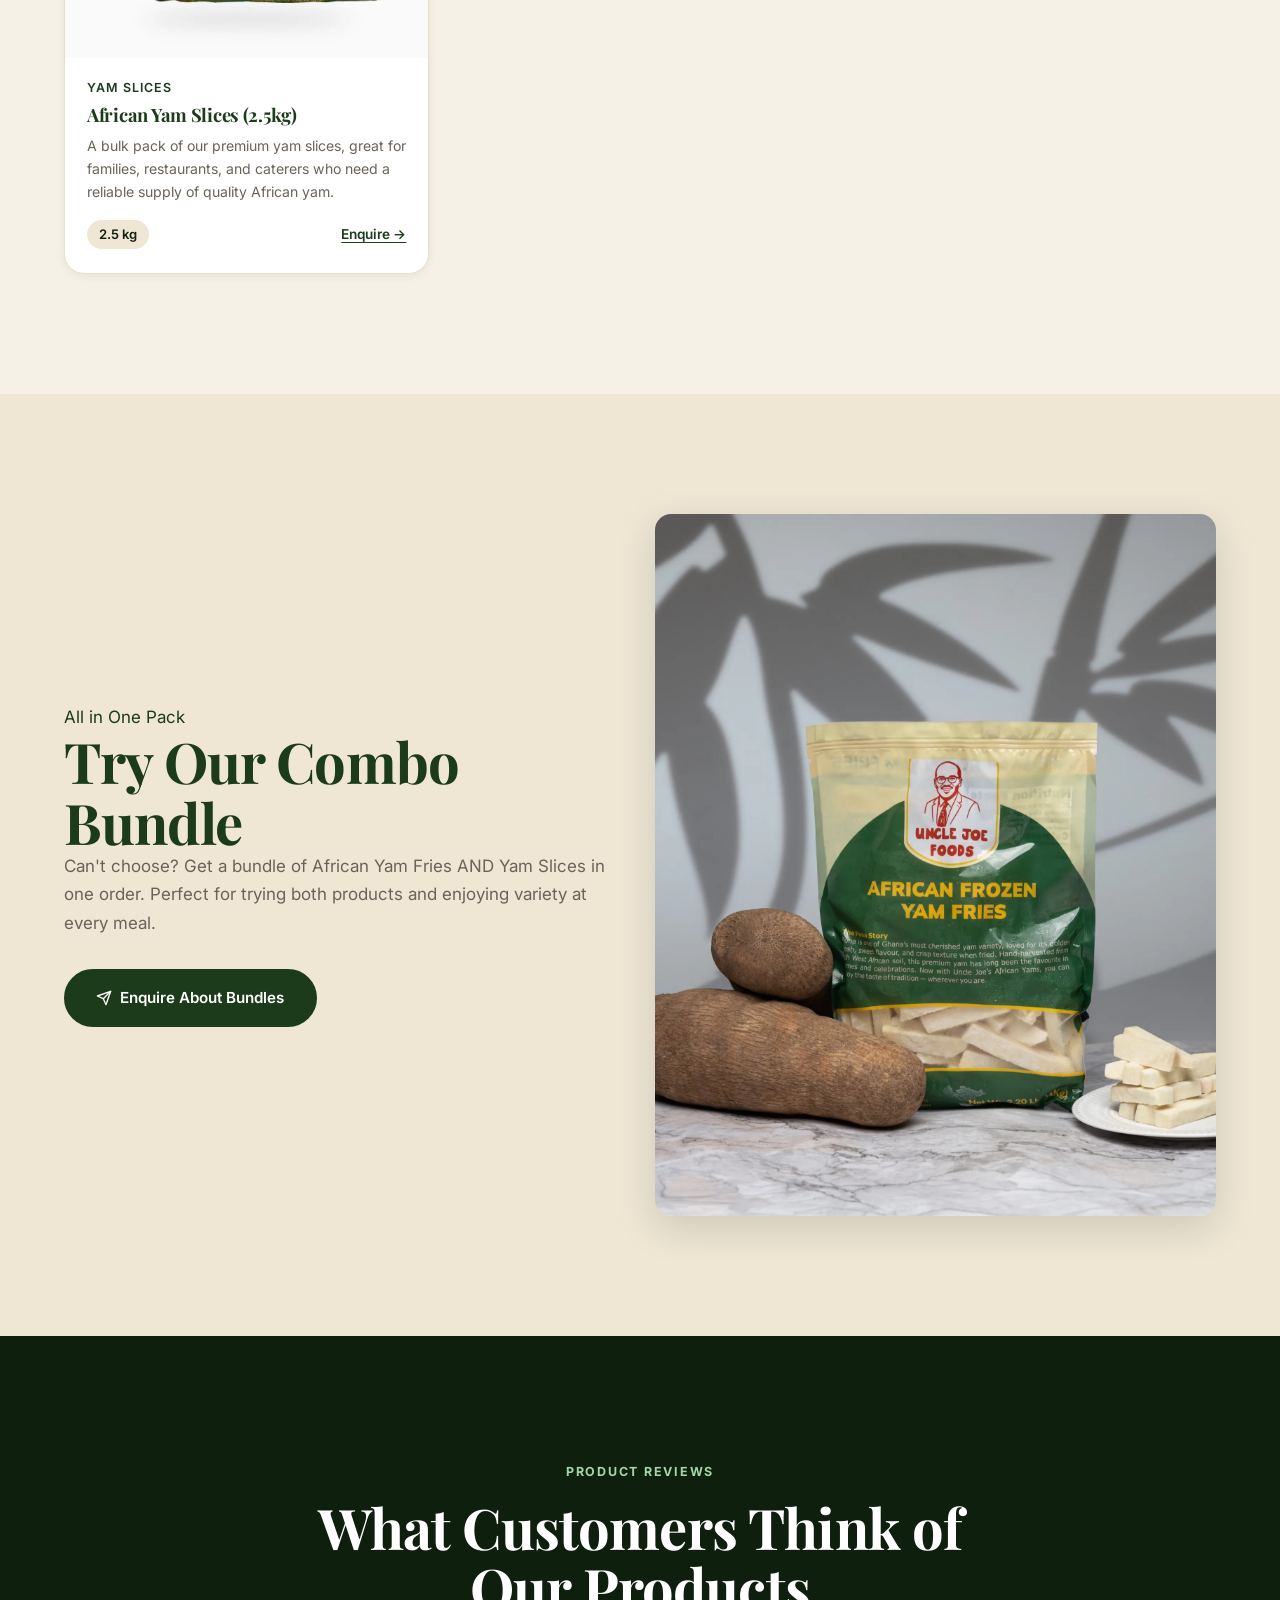
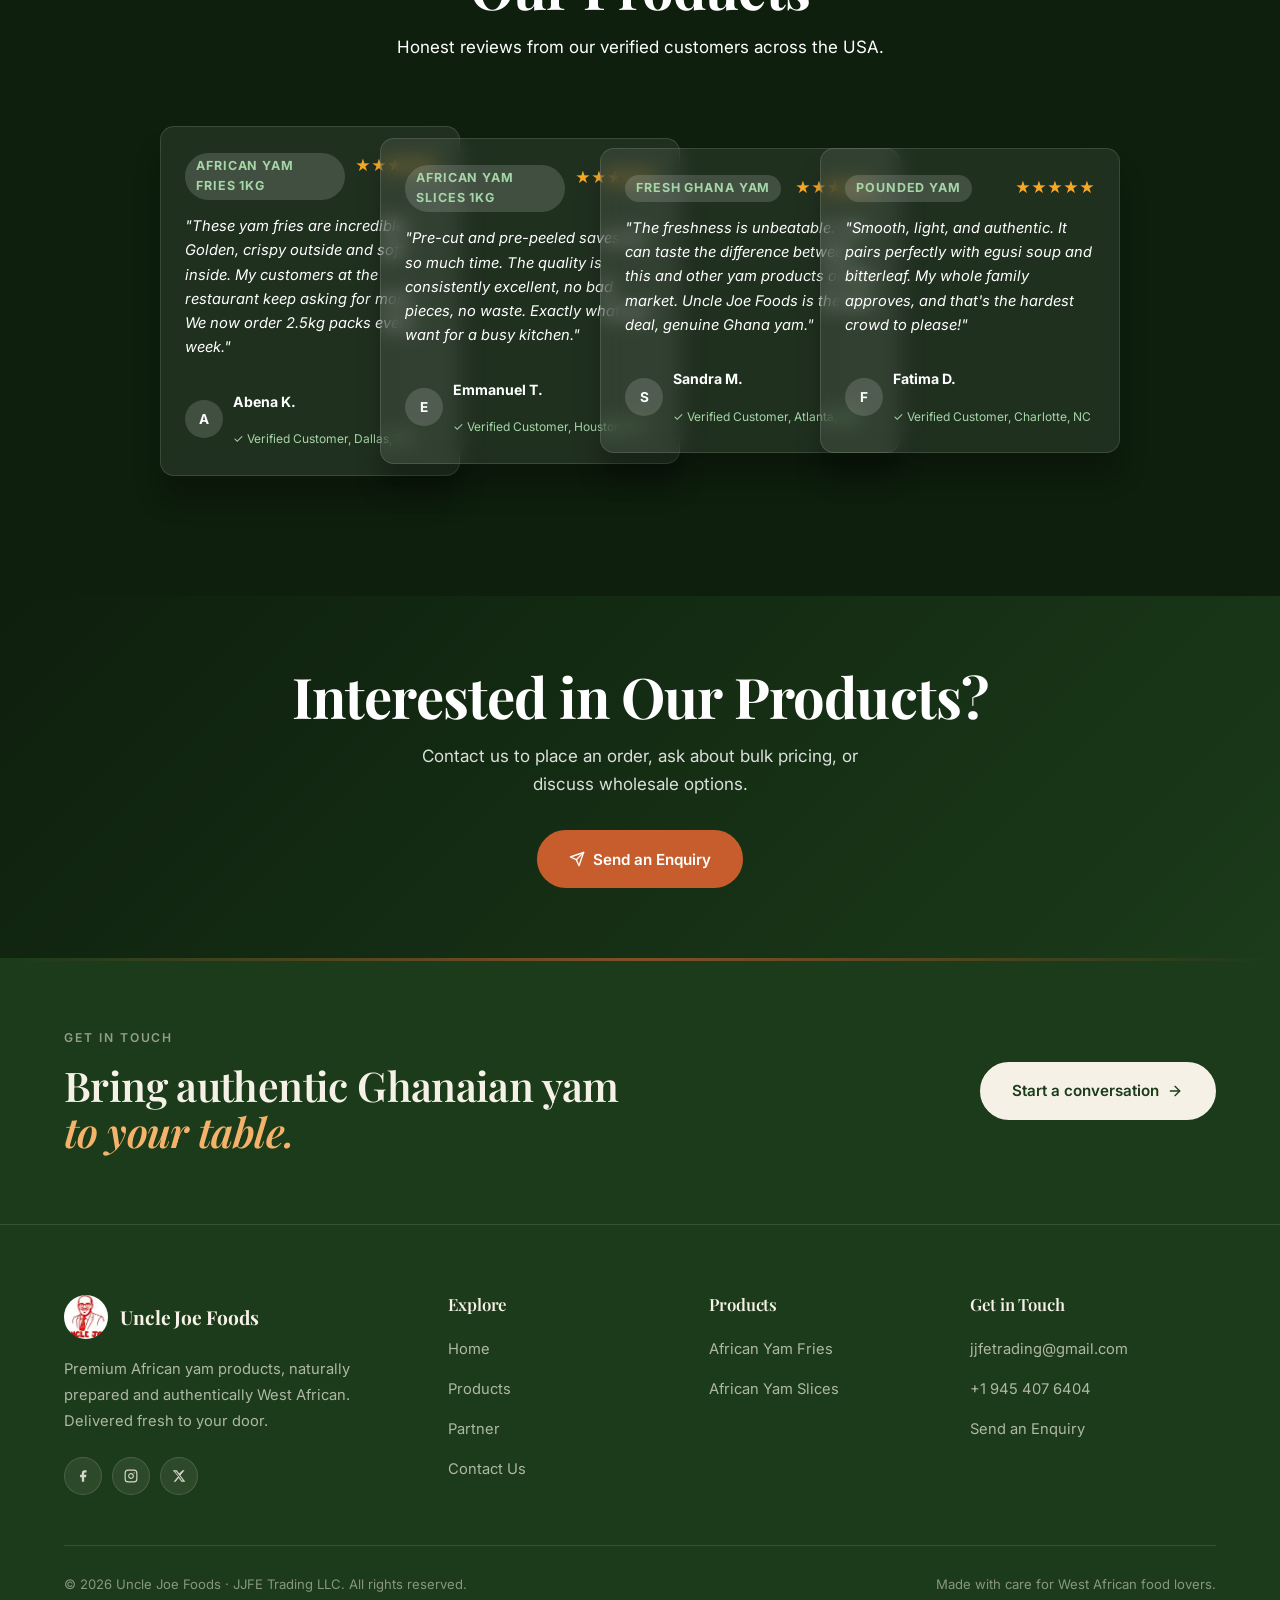
<file: products.html>
﻿<!DOCTYPE html>
<html lang="en">
<head>
  <meta charset="UTF-8" />
  <meta name="viewport" content="width=device-width, initial-scale=1.0" />
  <title>Products  |  Uncle Joe Foods</title>
  <meta name="description" content="Browse Uncle Joe Foods' range of premium African yam products: Yam Fries, Yam Slices, Fresh Ghana Yam and Pounded Yam." />

  <link rel="icon" type="image/webp" href="images/logo-nav.webp" />
  <link rel="alternate icon" type="image/jpeg" href="images/logo-nav.jpg" />
  <link rel="apple-touch-icon" href="images/logo.jpg" />
  <meta property="og:type" content="website" />
  <meta property="og:title" content="Products | Uncle Joe Foods" />
  <meta property="og:description" content="Premium African yam products, naturally prepared and ready to cook." />
  <meta property="og:image" content="images/yam-combo-styled.jpg" />
  <meta name="twitter:card" content="summary_large_image" />
  <meta name="theme-color" content="#2e7d32" />

  <link rel="preconnect" href="https://fonts.googleapis.com" />
  <link rel="preconnect" href="https://fonts.gstatic.com" crossorigin />
  <link href="https://fonts.googleapis.com/css2?family=Inter:wght@400;500;600;700&family=Playfair+Display:wght@600;700&display=swap" rel="stylesheet" />

  <link rel="stylesheet" href="css/style.css?v=2" />
</head>
<body>

  <!-- ════════════════════ HEADER ════════════════════ -->
  <header class="site-header">
    <div class="container nav-inner">

      <a href="index.html" class="nav-logo" aria-label="Uncle Joe Foods Home">
        <picture>
          <source srcset="images/logo-nav.webp" type="image/webp" />
          <img src="images/logo-nav.jpg" alt="Uncle Joe Foods Logo" width="80" height="96" decoding="async" />
        </picture>
        <span class="nav-logo-text">Uncle Joe Foods</span>
      </a>

      <nav aria-label="Main navigation">
        <ul class="nav-links" id="navLinks">
          <li><a href="index.html">Home</a></li>
          <li><a href="products.html" class="active">Products</a></li>
          <li><a href="partner.html">Partner</a></li>
          <li><a href="contact.html">Contact</a></li>
          <li><a href="gallery.html" class="btn btn-primary">Gallery</a></li>
        </ul>
      </nav>

      <button class="nav-toggle" id="navToggle" aria-label="Toggle navigation" aria-expanded="false">
        <span></span><span></span><span></span>
      </button>

    </div>
  </header>


  <!-- ════════════════════ PAGE HERO ════════════════════ -->
  <section class="page-hero" aria-label="Products hero">
    <div class="container">
      <nav class="breadcrumb" aria-label="Breadcrumb">
        <a href="index.html">Home</a>
        <span class="sep">/</span>
        <span>Products</span>
      </nav>
      <h1>Our Products</h1>
      <p>Premium African yam products, naturally prepared and ready to cook.</p>
    </div>
  </section>


  <!-- ════════════════════ PRODUCTS SECTION ════════════════════ -->
  <section class="section" aria-labelledby="all-products-heading">
    <div class="container">

      <div id="all-products-heading" style="position:absolute;clip:rect(0,0,0,0);">All Products</div>

      <!-- Filter Tabs -->
      <div class="filter-tabs" role="group" aria-label="Filter products by category">
        <button class="filter-tab active" data-filter="all">All Products</button>
        <button class="filter-tab" data-filter="fries">Yam Fries</button>
        <button class="filter-tab" data-filter="slices">Yam Slices</button>
      </div>

      <!-- Products Grid -->
      <div class="products-grid" id="productsGrid">

        <!-- ─── Yam Fries 1kg ─── -->
        <article class="product-card reveal" data-category="fries">
          <div class="product-card__img">
            <picture>
              <source srcset="images/yam-fries-1kg.webp" type="image/webp" />
              <img src="images/yam-fries-1kg.jpg" alt="African Yam Fries 1kg" width="900" height="900" loading="lazy" decoding="async" />
            </picture>
            <span class="product-card__badge">Bestseller</span>
          </div>
          <div class="product-card__body">
            <p class="product-card__category">Yam Fries</p>
            <h3 class="product-card__name">African Yam Fries (1kg)</h3>
            <p class="product-card__desc">
              Crispy golden yam fries cut from premium Ghana yam. Ready to fry or bake straight
              from frozen. Perfect as a snack, side dish, or party food.
            </p>
            <div class="product-card__footer">
              <span class="product-card__weight">1 kg</span>
              <a href="contact.html" class="product-card__inquiry">Enquire →</a>
            </div>
          </div>
        </article>

        <!-- ─── Yam Fries 2.5kg ─── -->
        <article class="product-card reveal" data-category="fries">
          <div class="product-card__img">
            <picture>
              <source srcset="images/yam-fries-2_5kg.webp" type="image/webp" />
              <img src="images/yam-fries-2_5kg.jpg" alt="African Yam Fries 2.5kg" width="900" height="900" loading="lazy" decoding="async" />
            </picture>
          </div>
          <div class="product-card__body">
            <p class="product-card__category">Yam Fries</p>
            <h3 class="product-card__name">African Yam Fries (2.5kg)</h3>
            <p class="product-card__desc">
              Our larger catering pack of African Yam Fries. Ideal for restaurants, events,
              and families who love to stock up. Same great taste, bigger value.
            </p>
            <div class="product-card__footer">
              <span class="product-card__weight">2.5 kg</span>
              <a href="contact.html" class="product-card__inquiry">Enquire →</a>
            </div>
          </div>
        </article>

        <!-- ─── Yam Slices 1kg ─── -->
        <article class="product-card reveal" data-category="slices">
          <div class="product-card__img">
            <picture>
              <source srcset="images/yam-slices-1kg.webp" type="image/webp" />
              <img src="images/yam-slices-1kg.jpg" alt="African Yam Slices 1kg" width="900" height="900" loading="lazy" decoding="async" />
            </picture>
            <span class="product-card__badge">Popular</span>
          </div>
          <div class="product-card__body">
            <p class="product-card__category">Yam Slices</p>
            <h3 class="product-card__name">African Yam Slices (1kg)</h3>
            <p class="product-card__desc">
              Thick-cut slices of premium African yam, pre-cleaned and ready to cook. Boil,
              fry or roast them to your liking. Versatile and delicious.
            </p>
            <div class="product-card__footer">
              <span class="product-card__weight">1 kg</span>
              <a href="contact.html" class="product-card__inquiry">Enquire →</a>
            </div>
          </div>
        </article>

        <!-- ─── Yam Slices 2.5kg ─── -->
        <article class="product-card reveal" data-category="slices">
          <div class="product-card__img">
            <picture>
              <source srcset="images/yam-slices-2_5kg.webp" type="image/webp" />
              <img src="images/yam-slices-2_5kg.jpg" alt="African Yam Slices 2.5kg" width="900" height="900" loading="lazy" decoding="async" />
            </picture>
          </div>
          <div class="product-card__body">
            <p class="product-card__category">Yam Slices</p>
            <h3 class="product-card__name">African Yam Slices (2.5kg)</h3>
            <p class="product-card__desc">
              A bulk pack of our premium yam slices, great for families, restaurants, and
              caterers who need a reliable supply of quality African yam.
            </p>
            <div class="product-card__footer">
              <span class="product-card__weight">2.5 kg</span>
              <a href="contact.html" class="product-card__inquiry">Enquire →</a>
            </div>
          </div>
        </article>


      </div><!-- /products-grid -->

    </div>
  </section>


  <!-- ════════════════════ COMBO / STYLED SHOT BANNER ════════════════════ -->
  <section class="section section--light" aria-label="Product showcase">
    <div class="container">
      <div style="display:grid; grid-template-columns:1fr 1fr; gap:30px; align-items:center;">

        <div class="reveal">
          <span class="eyebrow">All in One Pack</span>
          <h2>Try Our Combo Bundle</h2>
          <p>Can't choose? Get a bundle of African Yam Fries AND Yam Slices in one order. Perfect for trying both products and enjoying variety at every meal.</p>
          <a href="contact.html" class="btn btn-primary btn-magnetic" style="margin-top:1rem;">
            <svg xmlns="http://www.w3.org/2000/svg" width="16" height="16" viewBox="0 0 24 24" fill="none" stroke="currentColor" stroke-width="2" stroke-linecap="round" stroke-linejoin="round" aria-hidden="true"><path d="m22 2-7 20-4-9-9-4Z"/><path d="M22 2 11 13"/></svg> Enquire About Bundles
          </a>
        </div>

        <div class="reveal" style="border-radius:16px; overflow:hidden; box-shadow:0 12px 40px rgba(0,0,0,.14);">
          <picture style="width:100%; height:100%;">
            <source srcset="images/yam-combo-styled.webp" type="image/webp" />
            <img src="images/yam-combo-styled.jpg" alt="African Yam Fries and Slices combo" width="1600" height="2000" loading="lazy" decoding="async" style="width:100%; height:100%; object-fit:cover;" />
          </picture>
        </div>

      </div>
    </div>
  </section>


  <!-- ════════════════════ CUSTOMER REVIEWS ════════════════════ -->
  <section class="section section--dark" aria-labelledby="reviews-heading">
    <div class="container">

      <div class="section-header">
        <span class="eyebrow">Product Reviews</span>
        <h2 id="reviews-heading">What Customers Think of Our Products</h2>
        <p>Honest reviews from our verified customers across the USA.</p>
      </div>

      <div class="reviews-grid">

        <div class="review-card reveal" style="background:rgba(255,255,255,.08); border-color:rgba(255,255,255,.12);">
          <div class="review-card__header">
            <span class="review-card__product" style="background:rgba(255,255,255,.15); color:#a5d6a7;">African Yam Fries 1kg</span>
            <span class="review-card__stars">★★★★★</span>
          </div>
          <p class="review-card__text">"These yam fries are incredible. Golden, crispy outside and soft inside. My customers at the restaurant keep asking for more. We now order 2.5kg packs every week."</p>
          <div class="review-card__author">
            <div class="review-card__avatar" style="background:rgba(255,255,255,.15); color:#fff;">A</div>
            <div>
              <p class="review-card__name" style="color:#fff;">Abena K.</p>
              <p class="review-card__verified" style="color:#a5d6a7;">✓ Verified Customer, Dallas, TX</p>
            </div>
          </div>
        </div>

        <div class="review-card reveal" style="background:rgba(255,255,255,.08); border-color:rgba(255,255,255,.12);">
          <div class="review-card__header">
            <span class="review-card__product" style="background:rgba(255,255,255,.15); color:#a5d6a7;">African Yam Slices 1kg</span>
            <span class="review-card__stars">★★★★★</span>
          </div>
          <p class="review-card__text">"Pre-cut and pre-peeled saves me so much time. The quality is consistently excellent, no bad pieces, no waste. Exactly what you want for a busy kitchen."</p>
          <div class="review-card__author">
            <div class="review-card__avatar" style="background:rgba(255,255,255,.15); color:#fff;">E</div>
            <div>
              <p class="review-card__name" style="color:#fff;">Emmanuel T.</p>
              <p class="review-card__verified" style="color:#a5d6a7;">✓ Verified Customer, Houston, TX</p>
            </div>
          </div>
        </div>

        <div class="review-card reveal" style="background:rgba(255,255,255,.08); border-color:rgba(255,255,255,.12);">
          <div class="review-card__header">
            <span class="review-card__product" style="background:rgba(255,255,255,.15); color:#a5d6a7;">Fresh Ghana Yam</span>
            <span class="review-card__stars">★★★★★</span>
          </div>
          <p class="review-card__text">"The freshness is unbeatable. You can taste the difference between this and other yam products on the market. Uncle Joe Foods is the real deal, genuine Ghana yam."</p>
          <div class="review-card__author">
            <div class="review-card__avatar" style="background:rgba(255,255,255,.15); color:#fff;">S</div>
            <div>
              <p class="review-card__name" style="color:#fff;">Sandra M.</p>
              <p class="review-card__verified" style="color:#a5d6a7;">✓ Verified Customer, Atlanta, GA</p>
            </div>
          </div>
        </div>

        <div class="review-card reveal" style="background:rgba(255,255,255,.08); border-color:rgba(255,255,255,.12);">
          <div class="review-card__header">
            <span class="review-card__product" style="background:rgba(255,255,255,.15); color:#a5d6a7;">Pounded Yam</span>
            <span class="review-card__stars">★★★★★</span>
          </div>
          <p class="review-card__text">"Smooth, light, and authentic. It pairs perfectly with egusi soup and bitterleaf. My whole family approves, and that's the hardest crowd to please!"</p>
          <div class="review-card__author">
            <div class="review-card__avatar" style="background:rgba(255,255,255,.15); color:#fff;">F</div>
            <div>
              <p class="review-card__name" style="color:#fff;">Fatima D.</p>
              <p class="review-card__verified" style="color:#a5d6a7;">✓ Verified Customer, Charlotte, NC</p>
            </div>
          </div>
        </div>

      </div>
    </div>
  </section>


  <!-- ════════════════════ CTA ════════════════════ -->
  <section class="cta-banner" aria-label="Order call to action">
    <div class="container">
      <h2>Interested in Our Products?</h2>
      <p>Contact us to place an order, ask about bulk pricing, or discuss wholesale options.</p>
      <div class="cta-banner__actions">
        <a href="contact.html" class="btn btn-accent">
          <svg xmlns="http://www.w3.org/2000/svg" width="16" height="16" viewBox="0 0 24 24" fill="none" stroke="currentColor" stroke-width="2" stroke-linecap="round" stroke-linejoin="round" aria-hidden="true"><path d="m22 2-7 20-4-9-9-4Z"/><path d="M22 2 11 13"/></svg> Send an Enquiry
        </a>
      </div>
    </div>
  </section>


  <!-- ════════════════════ FOOTER ════════════════════ -->
  <footer class="site-footer" aria-label="Site footer">

    <!-- CTA strip -->
    <div class="footer-cta">
      <div class="container footer-cta__inner">
        <div>
          <p class="footer-cta__eyebrow">Get in touch</p>
          <h2 class="footer-cta__title">Bring authentic Ghanaian yam<br/><em>to your table.</em></h2>
        </div>
        <a href="contact.html" class="btn btn-primary btn-magnetic">
          Start a conversation
          <svg xmlns="http://www.w3.org/2000/svg" width="16" height="16" viewBox="0 0 24 24" fill="none" stroke="currentColor" stroke-width="2" stroke-linecap="round" stroke-linejoin="round" aria-hidden="true"><path d="M5 12h14"/><path d="m12 5 7 7-7 7"/></svg>
        </a>
      </div>
    </div>

    <div class="container">
      <div class="footer-grid">

        <div class="footer-brand">
          <a href="index.html" class="footer-logo" aria-label="Uncle Joe Foods Home">
            <picture>
              <source srcset="images/logo-nav.webp" type="image/webp" />
              <img src="images/logo-nav.jpg" alt="" width="80" height="96" loading="lazy" decoding="async" />
            </picture>
            <span>Uncle Joe Foods</span>
          </a>
          <p>Premium African yam products, naturally prepared and authentically West African. Delivered fresh to your door.</p>
          <div class="social-links">
            <a href="#" class="social-link" aria-label="Facebook"><svg xmlns="http://www.w3.org/2000/svg" width="14" height="14" viewBox="0 0 24 24" fill="currentColor" aria-hidden="true"><path d="M18 2h-3a5 5 0 0 0-5 5v3H7v4h3v8h4v-8h3l1-4h-4V7a1 1 0 0 1 1-1h3z"/></svg></a>
            <a href="#" class="social-link" aria-label="Instagram"><svg xmlns="http://www.w3.org/2000/svg" width="14" height="14" viewBox="0 0 24 24" fill="none" stroke="currentColor" stroke-width="2" stroke-linecap="round" stroke-linejoin="round" aria-hidden="true"><rect width="20" height="20" x="2" y="2" rx="5" ry="5"/><path d="M16 11.37A4 4 0 1 1 12.63 8 4 4 0 0 1 16 11.37z"/><line x1="17.5" x2="17.51" y1="6.5" y2="6.5"/></svg></a>
            <a href="#" class="social-link" aria-label="Twitter"><svg xmlns="http://www.w3.org/2000/svg" width="14" height="14" viewBox="0 0 24 24" fill="currentColor" aria-hidden="true"><path d="M18.244 2.25h3.308l-7.227 8.26 8.502 11.24H16.17l-4.714-6.231-5.401 6.231H2.746l7.73-8.835L1.254 2.25H8.08l4.258 5.63 5.906-5.63Zm-1.161 17.52h1.833L7.084 4.126H5.117z"/></svg></a>
          </div>
        </div>

        <div class="footer-col">
          <h4>Explore</h4>
          <ul>
            <li><a href="index.html">Home</a></li>
            <li><a href="products.html">Products</a></li>
            <li><a href="partner.html">Partner</a></li>
            <li><a href="contact.html">Contact Us</a></li>
          </ul>
        </div>

        <div class="footer-col">
          <h4>Products</h4>
          <ul>
            <li><a href="products.html">African Yam Fries</a></li>
            <li><a href="products.html">African Yam Slices</a></li>
          </ul>
        </div>

        <div class="footer-col">
          <h4>Get in Touch</h4>
          <ul>
            <li><a href="mailto:jjfetrading@gmail.com">jjfetrading@gmail.com</a></li>
            <li><a href="tel:+19454076404">+1 945 407 6404</a></li>
            <li><a href="contact.html">Send an Enquiry</a></li>
          </ul>
        </div>

      </div>

      <div class="footer-bottom">
        <span>© <span id="year"></span> Uncle Joe Foods · JJFE Trading LLC. All rights reserved.</span>
        <span>Made with care for West African food lovers.</span>
      </div>
    </div>
  </footer>

  <script src="js/main.js" defer></script>
</body>
</html>
</file>
<file: css/style.css>
/* ============================================================
   Uncle Joe Foods — Global Stylesheet
   ============================================================ */

/* ── Custom Properties ───────────────────────────────────── */
:root {
  /* Editorial palette: cream + deep forest + terracotta */
  --clr-cream:        #F6F1E7;
  --clr-cream-dk:     #EFE7D4;
  --clr-paper:        #FFFFFF;
  --clr-forest:       #1B3B1A;
  --clr-forest-dk:    #0E1F0D;
  --clr-forest-lt:    #2E7D32;
  --clr-terracotta:   #C75D2C;
  --clr-terracotta-lt:#E37A47;

  --clr-primary:    var(--clr-forest);
  --clr-primary-dk: var(--clr-forest-dk);
  --clr-primary-lt: var(--clr-forest-lt);
  --clr-accent:     var(--clr-terracotta);
  --clr-accent-lt:  var(--clr-terracotta-lt);

  --clr-text:       var(--clr-forest);
  --clr-text-muted: #6B6358;
  --clr-bg:         var(--clr-cream);
  --clr-bg-light:   var(--clr-cream-dk);
  --clr-bg-dark:    var(--clr-forest-dk);
  --clr-border:     #E8DFCB;

  --font-heading: 'Playfair Display', Georgia, serif;
  --font-body:    'Inter', 'Segoe UI', Arial, sans-serif;

  --shadow-sm: 0 2px 8px rgba(27,59,26,.08);
  --shadow-md: 0 8px 32px rgba(27,59,26,.10);
  --shadow-lg: 0 20px 60px rgba(27,59,26,.16);

  --radius:    10px;
  --radius-lg: 20px;
  --radius-xl: 32px;
  --max-w:     1240px;

  --ease-out-expo: cubic-bezier(0.16, 1, 0.3, 1);
  --ease-apple:    cubic-bezier(0.25, 0.1, 0.25, 1);
  --transition: .35s var(--ease-apple);
}

/* ── View Transitions API (cross-page fades, Chromium) ──── */
@view-transition { navigation: auto; }
::view-transition-old(root),
::view-transition-new(root) {
  animation-duration: .35s;
  animation-timing-function: cubic-bezier(0.25, 0.1, 0.25, 1);
}

/* ── Initial page-load fade ─────────────────────────────── */
@keyframes ujfPageFadeIn {
  from { opacity: 0; }
  to   { opacity: 1; }
}

/* ── Reset / Base ────────────────────────────────────────── */
*, *::before, *::after { box-sizing: border-box; margin: 0; padding: 0; }

html { scroll-behavior: smooth; }

body {
  font-family: var(--font-body);
  color: var(--clr-text);
  background: var(--clr-bg);
  line-height: 1.65;
  font-size: 17px;
  -webkit-font-smoothing: antialiased;
  -moz-osx-font-smoothing: grayscale;
  animation: ujfPageFadeIn .5s var(--ease-out-expo) both;
}

img { max-width: 100%; height: auto; display: block; }
a  { color: inherit; text-decoration: none; }
ul { list-style: none; }

::selection { background: var(--clr-accent); color: #fff; }

/* ── Typography ──────────────────────────────────────────── */
h1, h2, h3, h4 {
  font-family: var(--font-heading);
  line-height: 1.08;
  color: var(--clr-text);
  letter-spacing: -.015em;
}
h1 { font-size: clamp(2.5rem, 7vw, 5.25rem); letter-spacing: -.025em; }
h2 { font-size: clamp(1.85rem, 4.5vw, 3.5rem); }
h3 { font-size: clamp(1.2rem, 2.4vw, 1.7rem); }
h4 { font-size: 1.05rem; }

.display-1 {
  font-family: var(--font-heading);
  font-size: clamp(3rem, 9.5vw, 7rem);
  line-height: .98;
  letter-spacing: -.035em;
  font-weight: 700;
  color: var(--clr-text);
}
.display-1 em {
  font-style: italic;
  color: var(--clr-accent);
  font-weight: 600;
}

p { margin-bottom: 1rem; color: var(--clr-text-muted); }
p:last-child { margin-bottom: 0; }

/* ── Utility ─────────────────────────────────────────────── */
.container {
  width: 90%;
  max-width: var(--max-w);
  margin-inline: auto;
}

.section { padding: 120px 0; }
.section--dark {
  background: var(--clr-bg-dark);
  color: #fff;
}
.section--dark h2,
.section--dark h3,
.section--dark p { color: #fff; }
.section--light { background: var(--clr-bg-light); }

.section-header {
  text-align: center;
  margin-bottom: 64px;
  max-width: 720px;
  margin-inline: auto;
}
.section-header .eyebrow {
  display: inline-block;
  font-size: .78rem;
  font-weight: 700;
  letter-spacing: .14em;
  text-transform: uppercase;
  color: var(--clr-accent);
  margin-bottom: .9rem;
}
.section--dark .section-header .eyebrow { color: #a5d6a7; }

.section-header h2 { margin-bottom: 1rem; }
.section-header p  { max-width: 600px; margin-inline: auto; }

/* ── Buttons ─────────────────────────────────────────────── */
.btn {
  display: inline-flex;
  align-items: center;
  gap: .5rem;
  padding: .75rem 1.75rem;
  border-radius: 50px;
  font-weight: 600;
  font-size: .95rem;
  cursor: pointer;
  border: 2px solid transparent;
  transition: background var(--transition), color var(--transition),
              border-color var(--transition), transform var(--transition);
}
.btn:hover  { transform: translateY(-2px); }
.btn-primary {
  background: var(--clr-primary);
  color: #fff;
  border-color: var(--clr-primary);
}
.btn-primary:hover {
  background: var(--clr-primary-dk);
  border-color: var(--clr-primary-dk);
}
.btn-outline {
  background: transparent;
  color: var(--clr-primary);
  border-color: var(--clr-primary);
}
.btn-outline:hover {
  background: var(--clr-primary);
  color: #fff;
}
.btn-outline-white {
  background: transparent;
  color: #fff;
  border-color: #fff;
}
.btn-outline-white:hover {
  background: #fff;
  color: var(--clr-primary-dk);
}
.btn-accent {
  background: var(--clr-accent);
  color: #fff;
  border-color: var(--clr-accent);
}
.btn-accent:hover {
  background: var(--clr-accent-lt);
  border-color: var(--clr-accent-lt);
}

/* ── Header / Nav ────────────────────────────────────────── */
.site-header {
  position: sticky;
  top: 0;
  z-index: 999;
  background: rgba(246, 241, 231, .85);
  backdrop-filter: saturate(180%) blur(14px);
  -webkit-backdrop-filter: saturate(180%) blur(14px);
  border-bottom: 1px solid var(--clr-border);
}

.nav-inner {
  display: flex;
  align-items: center;
  justify-content: space-between;
  height: 72px;
}

.nav-logo img {
  /* Round badge icon — crop to top portion to show character art,
     hiding "YAM CHIPS" baked-in text from the lower part of the source. */
  width: 42px;
  height: 42px;
  border-radius: 50%;
  object-fit: cover;
  object-position: center 30%;
  flex-shrink: 0;
  box-shadow: 0 1px 3px rgba(0,0,0,.08);
}

.nav-links {
  display: flex;
  align-items: center;
  gap: 2rem;
}
.nav-links a:not(.btn) {
  font-weight: 500;
  font-size: .95rem;
  color: var(--clr-text);
  position: relative;
  transition: color var(--transition);
}
.nav-links a:not(.btn)::after {
  content: '';
  position: absolute;
  bottom: -4px; left: 0;
  width: 0; height: 2px;
  background: var(--clr-primary);
  transition: width var(--transition);
}
.nav-links a:not(.btn):hover,
.nav-links a:not(.btn).active { color: var(--clr-primary); }
.nav-links a:not(.btn):hover::after,
.nav-links a:not(.btn).active::after { width: 100%; }
.nav-links .btn {
  margin-left: .5rem;
  padding: .55rem 1.2rem;
  font-size: .88rem;
}

.nav-toggle {
  display: none;
  flex-direction: column;
  gap: 5px;
  cursor: pointer;
  padding: 6px;
  border: none;
  background: none;
}
.nav-toggle span {
  display: block;
  width: 26px; height: 2px;
  background: var(--clr-text);
  transition: transform var(--transition), opacity var(--transition);
}
.nav-toggle.open span:nth-child(1) { transform: translateY(7px) rotate(45deg); }
.nav-toggle.open span:nth-child(2) { opacity: 0; }
.nav-toggle.open span:nth-child(3) { transform: translateY(-7px) rotate(-45deg); }

/* ── Hero (full-bleed editorial with text overlay) ───────── */
.hero {
  position: relative;
  background:
    radial-gradient(120% 120% at 80% 10%, var(--clr-paper) 0%, var(--clr-cream) 55%, var(--clr-cream-dk) 100%);
  padding: 120px 0 70px;
  overflow: hidden;
  isolation: isolate;
  display: flex;
  align-items: center;
}

/* Decorative leaf accents in the corners */
.hero-leaf {
  position: absolute;
  z-index: 0;
  pointer-events: none;
  background-repeat: no-repeat;
  background-size: contain;
  opacity: .5;
}
.hero-leaf--tr {
  top: 4%;
  right: -20px;
  width: 200px;
  height: 200px;
  background-image: url("data:image/svg+xml,%3Csvg xmlns='http://www.w3.org/2000/svg' viewBox='0 0 200 200'%3E%3Cg fill='%23B7CBA3'%3E%3Cpath d='M180 30c-50 5-95 35-120 80 30-10 55-5 80 10-25-30-15-65 40-90z'/%3E%3Cpath d='M150 90c-35 8-62 32-78 68 22-12 42-12 62-2-20-22-14-46 16-66z'/%3E%3C/g%3E%3C/svg%3E");
  transform: rotate(8deg);
}
.hero-leaf--bl {
  bottom: -40px;
  left: -40px;
  width: 170px;
  height: 170px;
  background-image: url("data:image/svg+xml,%3Csvg xmlns='http://www.w3.org/2000/svg' viewBox='0 0 200 200'%3E%3Cg fill='%23CDB9E6'%3E%3Cpath d='M20 170c50-5 95-35 120-80-30 10-55 5-80-10 25 30 15 65-40 90z'/%3E%3C/g%3E%3C/svg%3E");
  opacity: .3;
}

.hero-grid {
  position: relative;
  z-index: 2;
  display: grid;
  grid-template-columns: 1fr 1fr;
  align-items: center;
  gap: clamp(2rem, 5vw, 5rem);
}

/* Circular product visual */
.hero-figure {
  position: relative;
  justify-self: center;
  width: min(100%, 440px);
  aspect-ratio: 1;
  animation: heroFloat 5.5s ease-in-out infinite;
  will-change: transform;
}
@keyframes heroFloat {
  0%, 100% { transform: translateY(0); }
  50%      { transform: translateY(-18px); }
}
.hero-figure-ring {
  position: absolute;
  inset: 0;
  border-radius: 50%;
  background:
    radial-gradient(circle at 50% 45%, var(--clr-paper) 0%, var(--clr-cream) 70%, var(--clr-cream-dk) 100%);
  box-shadow: var(--shadow-lg), inset 0 0 0 1px rgba(27,59,26,.04);
}
.hero-figure picture,
.hero-figure img {
  position: relative;
  z-index: 1;
  width: 100%;
  height: 100%;
  object-fit: cover;
  border-radius: 50%;
  display: block;
}

.hero-content {
  position: relative;
  z-index: 2;
  max-width: 560px;
}
.hero-sprig {
  display: inline-flex;
  color: var(--clr-forest-lt);
  margin-bottom: .5rem;
}
.hero-content .eyebrow {
  display: block;
  color: var(--clr-text);
  font-family: var(--font-heading);
  font-weight: 700;
  font-size: 1.05rem;
  letter-spacing: .01em;
  margin-bottom: 1rem;
}
.hero-content h1,
.hero-content .display-1 {
  color: var(--clr-forest);
  font-size: clamp(2.7rem, 4vw, 4rem);
  line-height: 1.04;
  white-space: nowrap;
  margin-bottom: 1.3rem;
}
.hero-content .display-1 em {
  color: var(--clr-terracotta);
  font-style: italic;
}
.hero-content p {
  color: var(--clr-text-muted);
  font-size: 1.15rem;
  max-width: 480px;
  margin-bottom: 2rem;
}
.hero-actions { display: flex; gap: 1rem; flex-wrap: wrap; }

/* Ghost button — on the light hero */
.btn-ghost {
  background: transparent;
  border: 1.5px solid var(--clr-border);
  color: var(--clr-forest);
}
.btn-ghost:hover {
  background: var(--clr-cream-dk);
  border-color: var(--clr-forest);
  color: var(--clr-forest);
}

.visually-hidden {
  position: absolute;
  width: 1px; height: 1px;
  padding: 0; margin: -1px;
  overflow: hidden; clip: rect(0,0,0,0);
  white-space: nowrap; border: 0;
}

@media (max-width: 900px) {
  .hero { padding: 120px 0 70px; }
  .hero-grid {
    grid-template-columns: 1fr;
    gap: 2.5rem;
    text-align: center;
  }
  .hero-figure { width: min(78%, 380px); order: -1; }
  .hero-content { max-width: 100%; margin-inline: auto; }
  .hero-content .display-1 { white-space: normal; font-size: clamp(2.2rem, 8vw, 3rem); }
  .hero-sprig { display: none; }
  .hero-content p { font-size: 1.05rem; margin-inline: auto; }
  .hero-actions { justify-content: center; }
  .hero-leaf--tr { width: 180px; height: 180px; }
  .hero-leaf--bl { display: none; }
}

/* ── Products Grid ───────────────────────────────────────── */
.products-grid {
  display: grid;
  grid-template-columns: repeat(auto-fill, minmax(280px, 1fr));
  gap: 28px;
}

.product-card {
  background: #fff;
  border-radius: var(--radius-lg);
  overflow: hidden;
  box-shadow: var(--shadow-sm);
  transition: box-shadow var(--transition), transform var(--transition);
  display: flex;
  flex-direction: column;
  border: 1px solid var(--clr-border);
}
.product-card:hover {
  box-shadow: var(--shadow-md);
  transform: translateY(-4px);
}
.product-card__img {
  position: relative;
  overflow: hidden;
  aspect-ratio: 1 / 1;
  background: #f5f5f5;
}
.product-card__img img {
  width: 100%;
  height: 100%;
  object-fit: cover;
  transition: transform .4s ease;
}
.product-card:hover .product-card__img img { transform: scale(1.06); }

.product-card__badge {
  position: absolute;
  top: 12px; left: 12px;
  background: var(--clr-primary);
  color: #fff;
  font-size: .72rem;
  font-weight: 700;
  letter-spacing: .06em;
  text-transform: uppercase;
  padding: .25rem .7rem;
  border-radius: 50px;
}

.product-card__body {
  padding: 20px 22px 24px;
  display: flex;
  flex-direction: column;
  flex: 1;
}
.product-card__category {
  font-size: .78rem;
  font-weight: 600;
  letter-spacing: .08em;
  text-transform: uppercase;
  color: var(--clr-primary);
  margin-bottom: .4rem;
}
.product-card__name {
  font-family: var(--font-heading);
  font-size: 1.15rem;
  margin-bottom: .6rem;
  color: var(--clr-text);
}
.product-card__desc {
  font-size: .88rem;
  color: var(--clr-text-muted);
  margin-bottom: 1rem;
  flex: 1;
}
.product-card__footer {
  display: flex;
  align-items: center;
  justify-content: space-between;
  gap: .5rem;
}
.product-card__weight {
  font-size: .82rem;
  background: var(--clr-bg-light);
  color: var(--clr-primary-dk);
  padding: .25rem .75rem;
  border-radius: 50px;
  font-weight: 600;
}
.product-card__inquiry {
  font-size: .85rem;
  font-weight: 600;
  color: var(--clr-primary);
  text-decoration: underline;
  text-underline-offset: 3px;
  transition: color var(--transition);
}
.product-card__inquiry:hover { color: var(--clr-accent); }

/* ── Filter Tabs ─────────────────────────────────────────── */
.filter-tabs {
  display: flex;
  gap: 10px;
  flex-wrap: wrap;
  justify-content: center;
  margin-bottom: 40px;
}
.filter-tab {
  padding: .55rem 1.5rem;
  border-radius: 50px;
  border: 1px solid rgba(27, 59, 26, .14);
  background: linear-gradient(160deg, rgba(255,255,255,.7), rgba(255,255,255,.25));
  box-shadow: 0 8px 18px rgba(27, 59, 26, .08);
  backdrop-filter: blur(10px);
  -webkit-backdrop-filter: blur(10px);
  color: var(--clr-primary-dk);
  font-size: .9rem;
  font-weight: 600;
  cursor: pointer;
  transition: border-color var(--transition), background var(--transition), color var(--transition), box-shadow var(--transition);
}
.filter-tab:hover {
  border-color: rgba(27, 59, 26, .3);
  box-shadow: 0 10px 22px rgba(27, 59, 26, .14);
}
.filter-tab.active {
  border-color: var(--clr-primary);
  background: linear-gradient(160deg, var(--clr-forest-lt), var(--clr-primary));
  color: #fff;
}

/* ── Why Choose Us / Features (color-block cards) ──────── */
.features-grid {
  display: grid;
  grid-template-columns: repeat(4, minmax(0, 1fr));
  gap: 24px;
  max-width: 1100px;
  margin-inline: auto;
  padding-top: 8px;
}
.feature-card {
  background: #fff;
  border-radius: 28px;
  overflow: hidden;
  box-shadow: var(--shadow-sm);
  border: 1px solid var(--clr-border);
  display: flex;
  flex-direction: column;
  text-align: center;
  transition: box-shadow var(--transition), transform var(--transition);
}
.feature-card:hover {
  box-shadow: var(--shadow-md);
  transform: translateY(-4px);
}
.feature-card__top {
  position: relative;
  padding: 22px 20px 22px;
  color: #fff;
}
.feature-card__top h3 {
  color: #fff;
  font-size: 1.1rem;
  line-height: 1.25;
  margin: 0 0 4px;
}
.feature-card__sub {
  display: block;
  font-size: .8rem;
  color: rgba(255, 255, 255, .85);
  letter-spacing: .02em;
  margin-bottom: 0;
  font-family: var(--font-body);
}
.feature-card__icon {
  width: 168px;
  height: 168px;
  border-radius: 50%;
  margin: 14px auto -110px;
  display: flex;
  align-items: center;
  justify-content: center;
  font-size: 2.4rem;
  box-shadow: 0 8px 20px rgba(0, 0, 0, .12);
  overflow: hidden;
}
.feature-card__icon picture,
.feature-card__icon img {
  width: 100%;
  height: 100%;
  object-fit: cover;
  border-radius: 50%;
  display: block;
}
.feature-card__body {
  padding: 124px 20px 24px;
  color: var(--clr-text-muted);
}
.feature-card__body p {
  font-size: .9rem;
  line-height: 1.6;
  margin: 0;
}

/* Color variants */
.feature-card--green  .feature-card__top { background: var(--clr-primary); }
.feature-card--terra  .feature-card__top { background: var(--clr-primary); }
.feature-card--gold   .feature-card__top { background: var(--clr-primary); }
.feature-card--forest .feature-card__top { background: var(--clr-primary); }

@media (max-width: 900px) {
  .features-grid {
    grid-template-columns: repeat(2, minmax(0, 1fr));
    max-width: 620px;
    gap: 20px;
  }
}
@media (max-width: 480px) {
  .features-grid {
    grid-template-columns: minmax(0, 320px);
    justify-content: center;
  }
}

/* ── About Strip ─────────────────────────────────────────── */
.about-strip {
  display: grid;
  grid-template-columns: 1fr 1fr;
  gap: 0;
  min-height: 480px;
}
.about-strip__img {
  overflow: hidden;
}
.about-strip__img img {
  width: 100%;
  height: 100%;
  object-fit: cover;
}
.about-strip__content {
  background: var(--clr-bg-dark);
  color: #fff;
  padding: 60px 5%;
  display: flex;
  flex-direction: column;
  justify-content: center;
  gap: 1.2rem;
}
.about-strip__content h2 { color: #fff; }
.about-strip__content p  { color: rgba(255,255,255,.82); }

/* ── Testimonials ────────────────────────────────────────── */
.testimonials-grid {
  display: grid;
  grid-template-columns: repeat(auto-fill, minmax(280px, 1fr));
  gap: 24px;
}
.testimonial-card {
  background: rgba(255,255,255,.08);
  border: 1px solid rgba(255,255,255,.15);
  border-radius: var(--radius-lg);
  padding: 28px 24px;
}
.testimonial-card__stars { color: #fdd835; font-size: 1rem; margin-bottom: 12px; }
.testimonial-card__text  { font-size: .95rem; color: rgba(255,255,255,.88); margin-bottom: 16px; font-style: italic; }
.testimonial-card__author { display: flex; align-items: center; gap: 10px; }
.testimonial-card__avatar {
  width: 40px; height: 40px;
  border-radius: 50%;
  background: rgba(255,255,255,.2);
  display: flex; align-items: center; justify-content: center;
  font-weight: 700; color: #fff; font-size: .9rem;
}
.testimonial-card__name   { font-weight: 700; color: #fff; font-size: .9rem; }
.testimonial-card__loc    { font-size: .8rem; color: rgba(255,255,255,.6); }

/* ── CTA Banner ──────────────────────────────────────────── */
.cta-banner {
  background: linear-gradient(135deg, var(--clr-primary-dk) 0%, var(--clr-primary) 100%);
  padding: 70px 0;
  text-align: center;
  color: #fff;
}
.cta-banner h2 { color: #fff; margin-bottom: 1rem; }
.cta-banner p  { color: rgba(255,255,255,.85); max-width: 500px; margin-inline: auto; margin-bottom: 2rem; }
.cta-banner__actions { display: flex; gap: 1rem; justify-content: center; flex-wrap: wrap; }

/* ── Page Hero (inner pages) ─────────────────────────────── */
.page-hero {
  background: linear-gradient(160deg, var(--clr-primary-dk) 0%, var(--clr-primary) 100%);
  padding: 120px 0 100px;
  text-align: center;
  color: #fff;
}
.page-hero h1 { color: #fff; margin-bottom: .8rem; }
.page-hero p  { color: rgba(255,255,255,.82); font-size: 1.15rem; max-width: 600px; margin-inline: auto; }
.breadcrumb {
  display: flex;
  align-items: center;
  justify-content: center;
  gap: .5rem;
  font-size: .85rem;
  color: rgba(255,255,255,.65);
  margin-bottom: 1rem;
}
.breadcrumb a { color: rgba(255,255,255,.75); }
.breadcrumb a:hover { color: #fff; }
.breadcrumb .sep { opacity: .5; }

/* ── Contact Page ────────────────────────────────────────── */
.contact-grid {
  display: grid;
  grid-template-columns: 1fr 1.4fr;
  gap: 50px;
  align-items: start;
}
.contact-info h3 { margin-bottom: 1.2rem; }
.contact-item {
  display: flex;
  gap: 14px;
  margin-bottom: 1.6rem;
}
.contact-item__icon {
  flex-shrink: 0;
  width: 44px; height: 44px;
  border-radius: 50%;
  background: var(--clr-bg-light);
  display: flex; align-items: center; justify-content: center;
  font-size: 1.1rem;
  color: var(--clr-primary);
}
.contact-item__label { font-size: .78rem; font-weight: 700; text-transform: uppercase; letter-spacing: .06em; color: var(--clr-primary); margin-bottom: 2px; }
.contact-item__value { font-size: .95rem; color: var(--clr-text-muted); }

.contact-form {
  background: #fff;
  border-radius: var(--radius-lg);
  padding: 40px;
  box-shadow: var(--shadow-md);
  border: 1px solid var(--clr-border);
}
.form-group { margin-bottom: 20px; }
.form-group label {
  display: block;
  font-size: .88rem;
  font-weight: 600;
  margin-bottom: 6px;
  color: var(--clr-text);
}
.form-group input,
.form-group select,
.form-group textarea {
  width: 100%;
  padding: .75rem 1rem;
  border: 1.5px solid var(--clr-border);
  border-radius: var(--radius);
  font-family: var(--font-body);
  font-size: .95rem;
  color: var(--clr-text);
  background: #fafafa;
  transition: border-color var(--transition);
  outline: none;
}
.form-group input:focus,
.form-group select:focus,
.form-group textarea:focus { border-color: var(--clr-primary); background: #fff; }
.form-group textarea { resize: vertical; min-height: 120px; }
.form-row { display: grid; grid-template-columns: 1fr 1fr; gap: 16px; }

/* ── Footer ──────────────────────────────────────────────── */
.site-footer {
  background: var(--clr-primary);   /* forest green — on-brand */
  color: rgba(246, 241, 231, .72);  /* warm cream-tinted body */
  position: relative;
  overflow: hidden;
}
.site-footer::before {
  /* subtle terracotta accent line at the very top */
  content: '';
  position: absolute;
  top: 0; left: 0; right: 0;
  height: 3px;
  background: linear-gradient(90deg, transparent 0%, var(--clr-accent, #C75D2C) 50%, transparent 100%);
  opacity: .6;
}

/* CTA strip */
.footer-cta {
  border-bottom: 1px solid rgba(246, 241, 231, .12);
}
.footer-cta__inner {
  display: flex;
  align-items: center;
  justify-content: space-between;
  gap: 2rem;
  padding: 70px 0;
  flex-wrap: wrap;
}
.footer-cta__eyebrow {
  font-size: .76rem;
  font-weight: 600;
  letter-spacing: .16em;
  text-transform: uppercase;
  color: rgba(246, 241, 231, .55);
  margin: 0 0 .9rem;
}
.footer-cta__title {
  font-family: var(--font-heading);
  font-size: clamp(1.8rem, 3.2vw, 2.6rem);
  font-weight: 600;
  line-height: 1.12;
  letter-spacing: -.015em;
  color: var(--clr-bg);
  margin: 0;
}
.footer-cta__title em {
  font-style: italic;
  color: #F4B26A; /* warm gold accent */
  font-weight: 600;
}
.footer-cta .btn-primary {
  background: var(--clr-bg);
  color: var(--clr-primary);
  border-color: var(--clr-bg);
}
.footer-cta .btn-primary:hover {
  background: #fff;
  color: var(--clr-primary-dk);
  border-color: #fff;
}

.footer-grid {
  display: grid;
  grid-template-columns: 1.6fr 1fr 1fr 1.2fr;
  gap: 56px;
  padding: 70px 0 50px;
  border-bottom: 1px solid rgba(246, 241, 231, .12);
}

/* Footer brand: round badge + wordmark, matching nav */
.footer-logo {
  display: inline-flex;
  align-items: center;
  gap: 12px;
  text-decoration: none;
  margin-bottom: 18px;
}
.footer-logo img {
  width: 44px;
  height: 44px;
  border-radius: 50%;
  object-fit: cover;
  object-position: center 30%;
  background: rgba(246, 241, 231, .08);
}
.footer-logo span {
  font-family: var(--font-heading);
  font-size: 1.2rem;
  font-weight: 700;
  color: var(--clr-bg);
  white-space: nowrap;
  letter-spacing: -.005em;
}

.footer-brand p {
  font-size: .92rem;
  line-height: 1.75;
  max-width: 320px;
  color: rgba(246, 241, 231, .68);
}

.footer-col h4 {
  color: var(--clr-bg);
  font-family: var(--font-heading);
  font-size: 1.05rem;
  font-weight: 600;
  letter-spacing: -.005em;
  text-transform: none;
  margin-bottom: 20px;
}
.footer-col ul    { display: flex; flex-direction: column; gap: 12px; }
.footer-col ul a  {
  font-size: .92rem;
  color: rgba(246, 241, 231, .68);
  transition: color var(--transition), padding-left var(--transition);
  position: relative;
}
.footer-col ul a:hover {
  color: var(--clr-bg);
  padding-left: 6px;
}

.social-links { display: flex; gap: 10px; margin-top: 22px; }
.social-link {
  width: 38px; height: 38px;
  border-radius: 50%;
  background: rgba(246, 241, 231, .08);
  border: 1px solid rgba(246, 241, 231, .14);
  display: inline-flex; align-items: center; justify-content: center;
  color: rgba(246, 241, 231, .85);
  transition: background var(--transition), color var(--transition), border-color var(--transition), transform var(--transition);
}
.social-link:hover {
  background: var(--clr-bg);
  color: var(--clr-primary);
  border-color: var(--clr-bg);
  transform: translateY(-2px);
}

.footer-bottom {
  padding: 28px 0;
  display: flex;
  align-items: center;
  justify-content: space-between;
  font-size: .82rem;
  color: rgba(246, 241, 231, .5);
  flex-wrap: wrap;
  gap: 8px;
}

/* ── Nav logo wordmark ───────────────────────────────────── */
.nav-logo {
  display: inline-flex;
  align-items: center;
  gap: 12px;
  text-decoration: none;
}

.nav-logo-text {
  font-family: var(--font-heading);
  font-size: 1.2rem;
  font-weight: 700;
  color: var(--clr-primary-dk);
  line-height: 1;
  letter-spacing: -.005em;
  white-space: nowrap;
}

/* ── Benefits / Offerings (glassmorphism fan) ───────────── */
.section--benefits {
  position: relative;
  background:
    radial-gradient(120% 120% at 50% 0%, #2E5A26 0%, var(--clr-forest) 55%, var(--clr-forest-dk) 100%);
  overflow: hidden;
}
.section--benefits .section-header .eyebrow { color: var(--clr-accent-lt); }
.section--benefits .section-header h2 { color: #fff; }
.section--benefits .section-header p { color: rgba(255, 255, 255, .8); }

.glass-row {
  position: relative;
  display: flex;
  justify-content: center;
  align-items: center;
  flex-wrap: wrap;
  margin-top: 48px;
}
.glass-row .glass {
  position: relative;
  width: 200px;
  height: 240px;
  background: linear-gradient(#ffffff22, transparent);
  border: 1px solid rgba(255, 255, 255, 0.12);
  box-shadow: 0 25px 25px rgba(0, 0, 0, 0.25);
  display: flex;
  flex-direction: column;
  justify-content: center;
  align-items: center;
  gap: 14px;
  padding: 0 18px 48px;
  transition: 0.5s;
  border-radius: 14px;
  margin: 0 -45px;
  backdrop-filter: blur(10px);
  -webkit-backdrop-filter: blur(10px);
  transform: rotate(calc(var(--r) * 1deg));
}
.glass-row:hover .glass {
  transform: rotate(0deg);
  margin: 0 12px;
}
.glass-row .glass::before {
  content: attr(data-text);
  position: absolute;
  bottom: 0;
  left: 0;
  width: 100%;
  height: 42px;
  background: rgba(255, 255, 255, 0.06);
  display: flex;
  justify-content: center;
  align-items: center;
  font-family: var(--font-heading);
  font-weight: 700;
  font-size: .95rem;
  letter-spacing: .02em;
  color: #fff;
  text-align: center;
}
.glass-row .glass__emoji {
  font-size: 2.8rem;
  filter: drop-shadow(0 4px 8px rgba(0, 0, 0, .3));
}
.glass-row .glass__desc {
  font-size: .76rem;
  line-height: 1.5;
  text-align: center;
  color: rgba(255, 255, 255, 0);
  margin: 0;
  transition: color 0.5s;
}
.glass-row:hover .glass__desc {
  color: rgba(255, 255, 255, .82);
}

@media (max-width: 1100px) {
  .glass-row { gap: 16px; }
  .glass-row .glass { margin: 8px; transform: rotate(0deg); }
  .glass-row:hover .glass { margin: 8px; }
  .glass-row .glass__desc { color: rgba(255, 255, 255, .82); }
}
@media (max-width: 600px) {
  .glass-row .glass { width: 220px; height: 230px; }
}

/* ── Review cards (centered 3-up) ────────────────────────── */
.reviews-grid {
  position: relative;
  display: flex;
  justify-content: center;
  align-items: center;
  flex-wrap: nowrap;
  margin-inline: auto;
}
.review-card {
  position: relative;
  width: 300px;
  background: linear-gradient(160deg, rgba(255,255,255,.12), rgba(255,255,255,.03));
  border-radius: 14px;
  padding: 26px 24px;
  box-shadow: 0 25px 25px rgba(0, 0, 0, 0.25);
  border: 1px solid rgba(255, 255, 255, 0.12);
  backdrop-filter: blur(10px);
  -webkit-backdrop-filter: blur(10px);
  transition: 0.5s;
  display: flex;
  flex-direction: column;
  gap: 14px;
  margin: 0 -40px;
  transform: rotate(calc(var(--r) * 1deg));
}
.reviews-grid:hover .review-card {
  transform: rotate(0deg);
  margin: 0 14px;
}
@media (max-width: 1000px) {
  .reviews-grid { flex-wrap: wrap; gap: 18px; }
  .review-card,
  .reviews-grid:hover .review-card { margin: 9px; transform: rotate(0deg); }
}
.review-card__header { display: flex; justify-content: space-between; align-items: flex-start; gap: 10px; }
.review-card__product { font-size: .78rem; font-weight: 700; text-transform: uppercase; letter-spacing: .07em; color: #a5d6a7; background: rgba(255,255,255,.15); padding: .2rem .7rem; border-radius: 50px; }
.review-card__stars { color: #f9a825; font-size: .95rem; white-space: nowrap; }
.review-card__text { font-size: .92rem; color: rgba(255,255,255,.85); font-style: italic; line-height: 1.65; }
.review-card__author { display: flex; align-items: center; gap: 10px; margin-top: auto; }
.review-card__avatar { width: 38px; height: 38px; border-radius: 50%; background: rgba(255,255,255,.15); display: flex; align-items: center; justify-content: center; font-weight: 700; font-size: .85rem; color: #fff; flex-shrink: 0; }
.review-card__name { font-weight: 700; font-size: .88rem; color: #fff; }
.review-card__verified { font-size: .75rem; color: #a5d6a7; }

/* ── Partner page ────────────────────────────────────────── */
.partner-types-grid {
  display: grid;
  grid-template-columns: repeat(auto-fit, minmax(260px, 340px));
  gap: 24px;
  justify-content: center;
}
.partner-type-card {
  background: #fff;
  border-radius: var(--radius-lg);
  padding: 32px 28px;
  box-shadow: var(--shadow-sm);
  border: 1px solid var(--clr-border);
  text-align: center;
  transition: box-shadow var(--transition), transform var(--transition);
}
.partner-type-card:hover { box-shadow: var(--shadow-md); transform: translateY(-3px); }
.partner-type-card__icon { font-size: 2.5rem; margin-bottom: 14px; }
.partner-type-card h3 { margin-bottom: .6rem; }
.partner-type-card p  { font-size: .9rem; }
.partner-type-card .btn { margin-top: 1.2rem; }

.steps-grid {
  display: grid;
  grid-template-columns: repeat(3, 1fr);
  gap: 0;
  position: relative;
}
/* Connector line aligned to the centres of the 3 step circles.
   Each card occupies 33.33% of the grid; centre of the first card
   sits at 16.66%, centre of the last sits at 83.33%. The line
   stretches from one centre to the other, sitting behind the
   step circles (z-index 0 vs the circles' implicit z-index 1). */
.steps-grid::before {
  content: '';
  position: absolute;
  top: 28px;            /* aligns with vertical centre of 56px step circle */
  left: 16.66%;
  right: 16.66%;
  height: 2px;
  background: var(--clr-border);
  z-index: 0;
}
.step-card {
  text-align: center;
  padding: 0 20px;
  position: relative;
  z-index: 1;
}
.step-card__number {
  width: 56px; height: 56px;
  border-radius: 50%;
  background: var(--clr-primary);
  color: #fff;
  font-size: 1.2rem;
  font-weight: 700;
  display: flex;
  align-items: center;
  justify-content: center;
  margin: 0 auto 16px;
  box-shadow: 0 4px 14px rgba(46,125,50,.35);
}
.step-card h3 { font-size: 1.05rem; margin-bottom: .5rem; }
.step-card p  { font-size: .88rem; }

@media (max-width: 640px) {
  .steps-grid { grid-template-columns: 1fr; gap: 24px; }
  .steps-grid::before { display: none; }
}

/* ── Scroll-reveal fade ──────────────────────────────────── */
.reveal {
  opacity: 0;
  transform: translateY(28px);
  transition: opacity .8s var(--ease-out-expo), transform .8s var(--ease-out-expo);
}
.reveal.visible { opacity: 1; transform: none; }

/* ── Marquee ────────────────────────────────────────────── */
.marquee {
  background: var(--clr-bg);
  overflow: hidden;
  border-top: 1px solid var(--clr-border);
  border-bottom: 1px solid var(--clr-border);
  padding: 1.6rem 0;
}
.marquee__track {
  display: flex;
  width: max-content;
  animation: ujfMarquee 40s linear infinite;
  font-family: var(--font-heading);
  font-size: clamp(1.15rem, 2.8vw, 2rem);
  color: var(--clr-primary);
  white-space: nowrap;
  font-style: italic;
}
.marquee__track > span { padding-right: 2rem; }
.marquee__track > span > span.dot {
  color: var(--clr-accent);
  margin: 0 .5rem;
  font-style: normal;
}
@keyframes ujfMarquee {
  from { transform: translateX(0); }
  to   { transform: translateX(-50%); }
}

/* ── Bento product grid (home) ──────────────────────────── */
.bento-grid {
  display: grid;
  grid-template-columns: repeat(4, 1fr);
  grid-auto-rows: 280px;
  gap: 1rem;
}
.bento-grid > .bento-card:nth-child(1) { grid-column: span 2; grid-row: span 2; }
.bento-grid > .bento-card:nth-child(2) { grid-column: span 2; grid-row: span 1; }
.bento-grid > .bento-card:nth-child(3) { grid-column: span 1; grid-row: span 1; }
.bento-grid > .bento-card:nth-child(4) { grid-column: span 1; grid-row: span 1; }

.bento-card {
  position: relative;
  border-radius: var(--radius-lg);
  overflow: hidden;
  background: var(--clr-paper);
  box-shadow: var(--shadow-sm);
  transition: box-shadow var(--transition), transform var(--transition);
  isolation: isolate;
  display: block;
}
.bento-card:hover { box-shadow: var(--shadow-lg); transform: translateY(-4px); }
.bento-card > img {
  position: absolute; inset: 0;
  width: 100%; height: 100%;
  object-fit: cover;
  transition: transform 1s var(--ease-out-expo);
  z-index: -2;
}
.bento-card:hover > img { transform: scale(1.05); }
.bento-card::after {
  content: '';
  position: absolute; inset: 0;
  background: linear-gradient(180deg, rgba(0,0,0,0) 35%, rgba(14,31,13,.78) 100%);
  z-index: -1;
}
.bento-card__badge {
  position: absolute; top: 16px; left: 16px;
  background: var(--clr-paper);
  color: var(--clr-primary);
  font-size: .7rem;
  font-weight: 700;
  letter-spacing: .1em;
  text-transform: uppercase;
  padding: .35rem .8rem;
  border-radius: 50px;
  z-index: 1;
}
.bento-card__body {
  position: absolute;
  inset: auto 0 0 0;
  padding: 1.6rem 1.6rem 1.5rem;
  color: #fff;
}
.bento-card__category {
  font-size: .72rem;
  font-weight: 700;
  letter-spacing: .14em;
  text-transform: uppercase;
  color: rgba(255,255,255,.78);
  margin-bottom: .4rem;
}
.bento-card h3 {
  font-family: var(--font-heading);
  font-size: clamp(1.1rem, 2vw, 1.5rem);
  color: #fff;
  margin-bottom: .6rem;
  line-height: 1.15;
}
.bento-card--lg h3 { font-size: clamp(1.7rem, 3.5vw, 2.6rem); }
.bento-card__cta {
  display: inline-flex;
  align-items: center;
  gap: .4rem;
  color: #fff;
  font-weight: 600;
  font-size: .88rem;
  border-bottom: 1px solid rgba(255,255,255,.5);
  padding-bottom: 2px;
  transition: gap var(--transition), border-color var(--transition);
}
.bento-card__cta:hover { gap: .7rem; border-color: #fff; }

@media (max-width: 900px) {
  .bento-grid { grid-template-columns: repeat(2, 1fr); grid-auto-rows: 240px; }
  .bento-grid > .bento-card:nth-child(1) { grid-column: span 2; grid-row: span 1; }
  .bento-grid > .bento-card:nth-child(2) { grid-column: span 2; }
  .bento-grid > .bento-card:nth-child(3) { grid-column: span 1; }
  .bento-grid > .bento-card:nth-child(4) { grid-column: span 1; }
}
@media (max-width: 560px) {
  .bento-grid { grid-template-columns: 1fr; grid-auto-rows: 220px; }
  .bento-grid > .bento-card { grid-column: span 1 !important; grid-row: span 1 !important; }
}

/* ── Sticky-scroll storytelling ─────────────────────────── */
.sticky-story__grid {
  display: grid;
  grid-template-columns: 1fr 1fr;
  gap: 5rem;
  align-items: start;
}
.sticky-story__visual {
  position: sticky;
  top: 100px;
  aspect-ratio: 4 / 5;
  border-radius: var(--radius-xl);
  overflow: hidden;
  box-shadow: var(--shadow-md);
}
.sticky-story__visual img {
  width: 100%; height: 100%;
  object-fit: cover;
}
.sticky-story__text > article {
  min-height: 70vh;
  padding: 3rem 0;
  display: flex;
  flex-direction: column;
  justify-content: center;
  border-bottom: 1px solid var(--clr-border);
}
.sticky-story__text > article:last-child { border-bottom: none; }
.sticky-story__text h2 { margin-bottom: 1.2rem; }
.sticky-story__text p { font-size: 1.05rem; max-width: 480px; }
.sticky-story__text .eyebrow {
  display: inline-block;
  font-size: .76rem;
  font-weight: 700;
  letter-spacing: .14em;
  text-transform: uppercase;
  color: var(--clr-accent);
  margin-bottom: 1.1rem;
}
@media (max-width: 900px) {
  .sticky-story__grid { grid-template-columns: 1fr; gap: 2.5rem; }
  .sticky-story__visual { position: relative; top: 0; aspect-ratio: 1 / 1; }
  .sticky-story__text > article { min-height: auto; padding: 2rem 0; }
}

/* ── Magnetic CTA ───────────────────────────────────────── */
.btn-magnetic {
  will-change: transform;
  transition: transform .35s var(--ease-out-expo),
              background var(--transition),
              border-color var(--transition),
              color var(--transition);
}
.btn-magnetic:hover { transform: none; }

/* Buttons: refine for new palette */
.btn { padding: .9rem 1.9rem; font-size: .95rem; }
.btn-outline { background: transparent; color: var(--clr-primary); border-color: var(--clr-primary); }
.btn-outline:hover { background: var(--clr-primary); color: var(--clr-bg); }

/* ── Reduced-motion ─────────────────────────────────────── */
@media (prefers-reduced-motion: reduce) {
  *,
  *::before,
  *::after {
    animation-duration: .001ms !important;
    animation-iteration-count: 1 !important;
    transition-duration: .001ms !important;
    scroll-behavior: auto !important;
  }
  html { scroll-behavior: auto; }
  .reveal { opacity: 1; transform: none; }
  .hero-bg { transition: none; }
  .marquee__track { animation: none; }
  body { animation: none; }
}

/* ── Responsive ──────────────────────────────────────────── */
@media (max-width: 1024px) {
  .footer-grid { grid-template-columns: 1fr 1fr; }
  .about-strip { grid-template-columns: 1fr; }
  .about-strip__img { height: 320px; }
  .contact-grid { grid-template-columns: 1fr; }
}

@media (max-width: 768px) {
  .section { padding: 72px 0; }
  .nav-links { display: none; flex-direction: column; gap: 0; position: absolute; top: 72px; left: 0; right: 0; background: var(--clr-bg); backdrop-filter: saturate(180%) blur(14px); -webkit-backdrop-filter: saturate(180%) blur(14px); box-shadow: var(--shadow-md); padding: 1rem 0; border-bottom: 1px solid var(--clr-border); }
  .nav-links.open { display: flex; }
  .nav-links a { padding: .75rem 5%; border-bottom: 1px solid var(--clr-border); }
  .nav-links a::after { display: none; }
  .nav-links .btn { margin: 1rem 5%; display: inline-flex; }
  .nav-toggle { display: flex; }
  .footer-grid { grid-template-columns: 1fr 1fr; }
  .hero { min-height: auto; }
  .products-grid { grid-template-columns: repeat(auto-fill, minmax(240px, 1fr)); gap: 20px; }
  .contact-form { padding: 28px 20px; }
  .form-row { grid-template-columns: 1fr; }
}

@media (max-width: 480px) {
  .footer-grid { grid-template-columns: 1fr; }
  .hero-actions { flex-direction: column; align-items: stretch; }
  .about-strip__content { padding: 40px 5%; }
}
</file>
